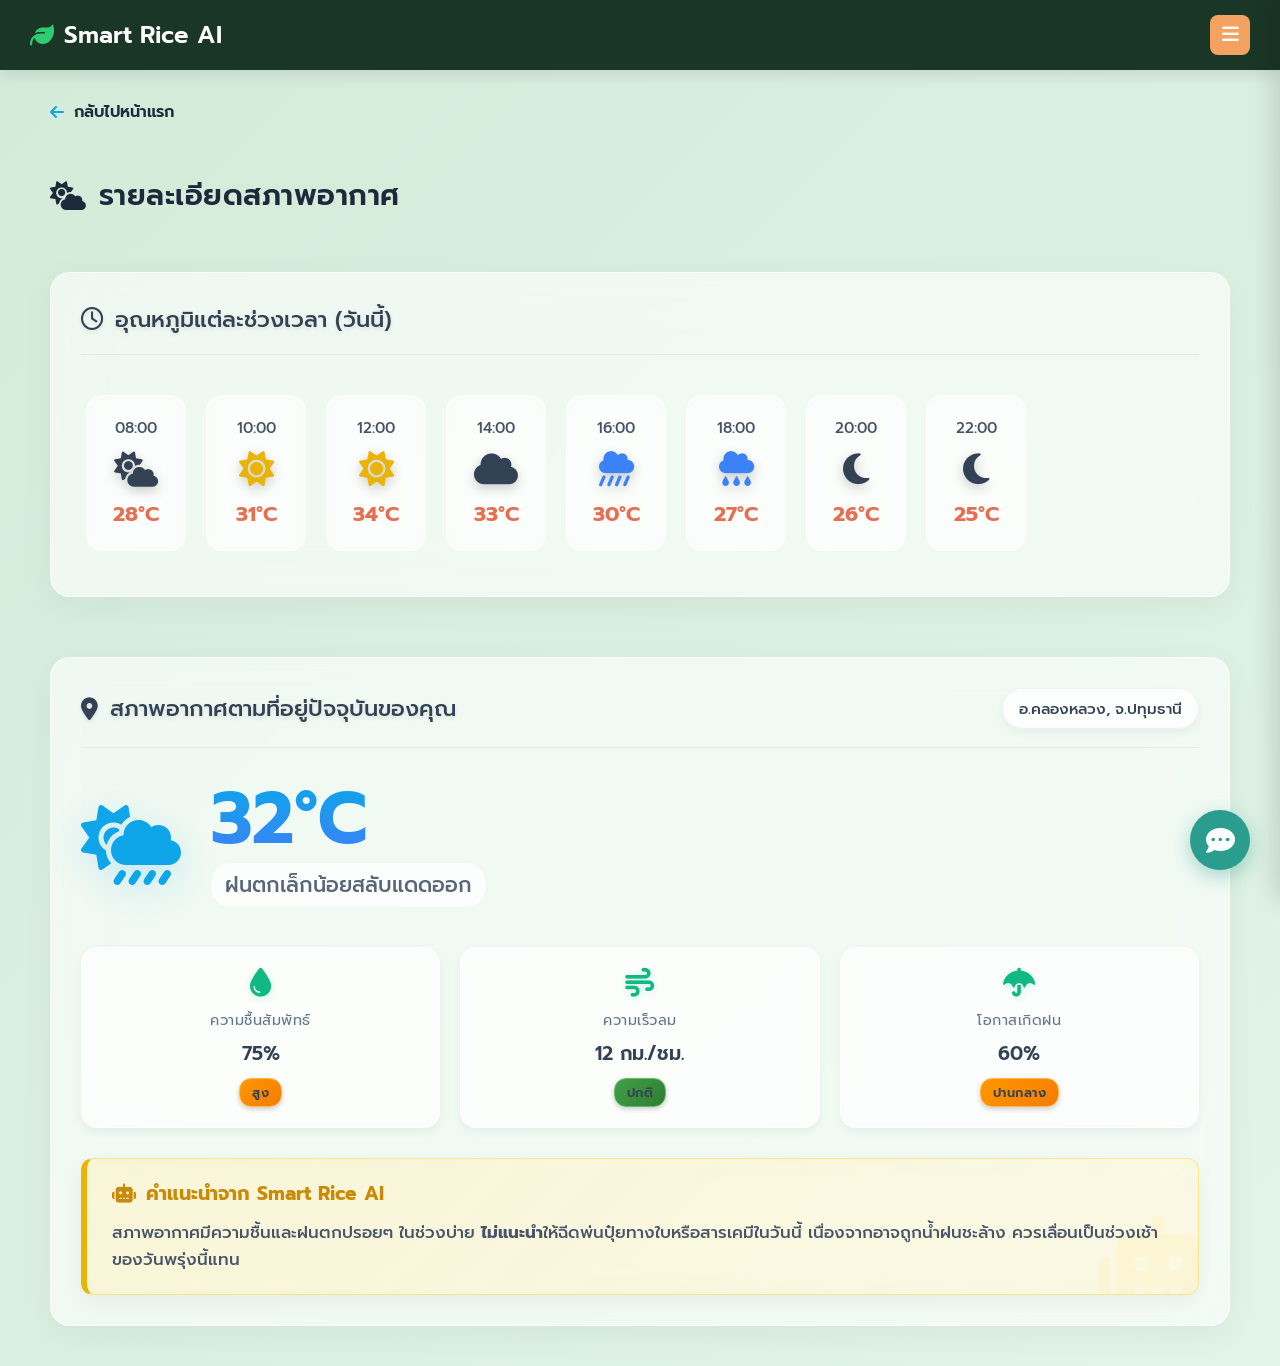
<file: pages/weather.html>
<!DOCTYPE html>
<html lang="th">

<head>
    <meta charset="UTF-8">
    <meta name="viewport" content="width=device-width, initial-scale=1.0">
    <title>สภาพอากาศ - Smart Rice AI</title>
    <link href="https://fonts.googleapis.com/css2?family=Prompt:wght@300;400;500;600;700&display=swap" rel="stylesheet">
    <link rel="stylesheet" href="https://cdnjs.cloudflare.com/ajax/libs/font-awesome/6.4.0/css/all.min.css">
    <link rel="stylesheet" href="../css/style.css">
    <link rel="stylesheet" href="../css/weather.css">
</head>

<body>
    <!-- Top Header (Black in sketch) -->
    <header class="top-header">
        <div class="header-logo">
            <i class="fa-solid fa-leaf"></i> <span>Smart Rice AI</span>
        </div>
        <!-- Additional Menu (Yellow in sketch) -->
        <button class="menu-btn" title="เมนูเพิ่มเติม">
            <i class="fa-solid fa-bars"></i>
        </button>
    </header>

    <!-- Sidebar Overlay & Menu -->
    <div class="sidebar-backdrop" id="sidebarBackdrop"></div>
    <aside class="sidebar" id="sidebar">
        <div class="sidebar-header">
            <h3><i class="fa-solid fa-bars"></i> เมนูเพิ่มเติม</h3>
            <button id="closeSidebar"><i class="fa-solid fa-xmark"></i></button>
        </div>
        <nav class="sidebar-nav">
            <a href="../user/user_account.html" class="nav-item"><i class="fa-solid fa-user"></i> บัญชี</a>
            <a href="index.html" class="nav-item"><i class="fa-solid fa-home"></i> หน้าแรก</a>
            <a href="../news/newspage.html" class="nav-item"><i class="fa-solid fa-newspaper"></i> ข่าวสาร</a>
            <a href="weather.html" class="nav-item"><i class="fa-solid fa-cloud-sun"></i> สภาพอากาศ</a>
            <a href="rice_price.html" class="nav-item"><i class="fa-solid fa-tags"></i> ราคาข้าวหอมมะลิ</a>
            <a href="../user/user_setting.html" class="nav-item"><i class="fa-solid fa-gear"></i> ตั้งค่า</a>
            <a href="../frontindex.html" class="nav-item"><i class="fa-solid fa-right-from-bracket"></i> ออกจากระบบ</a>
        </nav>
    </aside>

    <!-- สีเขียว (กรอบนอก) : Main Content -->
    <main class="dashboard-container weather-page-container">

        <a href="index.html" class="back-btn"><i class="fa-solid fa-arrow-left"></i> กลับไปหน้าแรก</a>

        <h2 class="section-title text-white"><i class="fa-solid fa-cloud-sun"></i> รายละเอียดสภาพอากาศ</h2>

        <!-- สีแดง (กรอบ 1) : อุณหภูมิแต่ละช่วงเวลา -->
        <section class="weather-card glass-panel hourly-weather">
            <div class="box-header">
                <h3><i class="fa-regular fa-clock"></i> อุณหภูมิแต่ละช่วงเวลา (วันนี้)</h3>
            </div>
            <div class="hourly-scroll">
                <div class="hourly-item">
                    <span class="time">08:00</span>
                    <i class="fa-solid fa-cloud-sun icon-weather"></i>
                    <span class="temp">28°C</span>
                </div>
                <div class="hourly-item">
                    <span class="time">10:00</span>
                    <i class="fa-solid fa-sun icon-weather highlight-sun"></i>
                    <span class="temp">31°C</span>
                </div>
                <div class="hourly-item">
                    <span class="time">12:00</span>
                    <i class="fa-solid fa-sun icon-weather highlight-sun"></i>
                    <span class="temp">34°C</span>
                </div>
                <div class="hourly-item">
                    <span class="time">14:00</span>
                    <i class="fa-solid fa-cloud icon-weather"></i>
                    <span class="temp">33°C</span>
                </div>
                <div class="hourly-item">
                    <span class="time">16:00</span>
                    <i class="fa-solid fa-cloud-showers-heavy icon-weather highlight-rain"></i>
                    <span class="temp">30°C</span>
                </div>
                <div class="hourly-item">
                    <span class="time">18:00</span>
                    <i class="fa-solid fa-cloud-rain icon-weather highlight-rain"></i>
                    <span class="temp">27°C</span>
                </div>
                <div class="hourly-item">
                    <span class="time">20:00</span>
                    <i class="fa-solid fa-moon icon-weather"></i>
                    <span class="temp">26°C</span>
                </div>
                <div class="hourly-item">
                    <span class="time">22:00</span>
                    <i class="fa-solid fa-moon icon-weather"></i>
                    <span class="temp">25°C</span>
                </div>
            </div>
        </section>

        <!-- สีแดง (กรอบ 2) : สภาพอากาศตามที่อยู่ปัจจุบันของคนที่ลงทะเบียนแล้ว -->
        <section class="weather-card glass-panel current-location-weather">
            <div class="box-header">
                <h3><i class="fa-solid fa-location-dot"></i> สภาพอากาศตามที่อยู่ปัจจุบันของคุณ</h3>
                <span class="location-badge">อ.คลองหลวง, จ.ปทุมธานี</span>
            </div>

            <div class="current-weather-content">
                <div class="main-temp-display">
                    <i class="fa-solid fa-cloud-sun-rain display-icon float-anim"></i>
                    <div class="temp-text">
                        <span class="large-temp">32°C</span>
                        <span class="desc">ฝนตกเล็กน้อยสลับแดดออก</span>
                    </div>
                </div>

                <div class="weather-metrics">
                    <div class="metric-card">
                        <i class="fa-solid fa-droplet"></i>
                        <span class="label">ความชื้นสัมพัทธ์</span>
                        <span class="value">75%</span>
                        <span class="status warning">สูง</span>
                    </div>
                    <div class="metric-card">
                        <i class="fa-solid fa-wind"></i>
                        <span class="label">ความเร็วลม</span>
                        <span class="value">12 กม./ชม.</span>
                        <span class="status good">ปกติ</span>
                    </div>
                    <div class="metric-card">
                        <i class="fa-solid fa-umbrella"></i>
                        <span class="label">โอกาสเกิดฝน</span>
                        <span class="value">60%</span>
                        <span class="status warning">ปานกลาง</span>
                    </div>
                </div>

                <div class="ai-insight">
                    <h4><i class="fa-solid fa-robot"></i> คำแนะนำจาก Smart Rice AI</h4>
                    <p>สภาพอากาศมีความชื้นและฝนตกปรอยๆ ในช่วงบ่าย
                        <strong>ไม่แนะนำ</strong>ให้ฉีดพ่นปุ๋ยทางใบหรือสารเคมีในวันนี้ เนื่องจากอาจถูกน้ำฝนชะล้าง
                        ควรเลื่อนเป็นช่วงเช้าของวันพรุ่งนี้แทน
                    </p>
                </div>
            </div>
        </section>

    </main>

    <!-- สีฟ้า : Chatbot แบบ index.html -->
    <div class="chatbot-fab" id="chatbotBtn">
        <i class="fa-solid fa-comment-dots"></i>
    </div>

    <!-- Chatbot Window -->
    <div class="chatbot-window glass-card" id="chatbotWindow">
        <div class="chat-header">
            <h3><i class="fa-solid fa-robot"></i> ผู้ช่วยฟาร์มอัจฉริยะ (AI)</h3>
            <button id="closeChat"><i class="fa-solid fa-xmark"></i></button>
        </div>
        <div class="chat-messages" id="chatMessages">
            <div class="message ai-message">
                สวัสดีครับ! 🌾 หากต้องการสอบถามว่าสภาพอากาศวันนี้เหมาะกับการทำกิจกรรมใดในแปลงนา พิมพ์ถามผมได้เลยครับ
            </div>
        </div>
        <div class="chat-input-area">
            <input type="text" id="chatInput" placeholder="พิมพ์คำถามของคุณที่นี่...">
            <button id="sendMessage"><i class="fa-solid fa-paper-plane"></i></button>
        </div>
    </div>

    <!-- Scripts -->
    <script src="../js/app.js"></script>
</body>

</html>
</file>
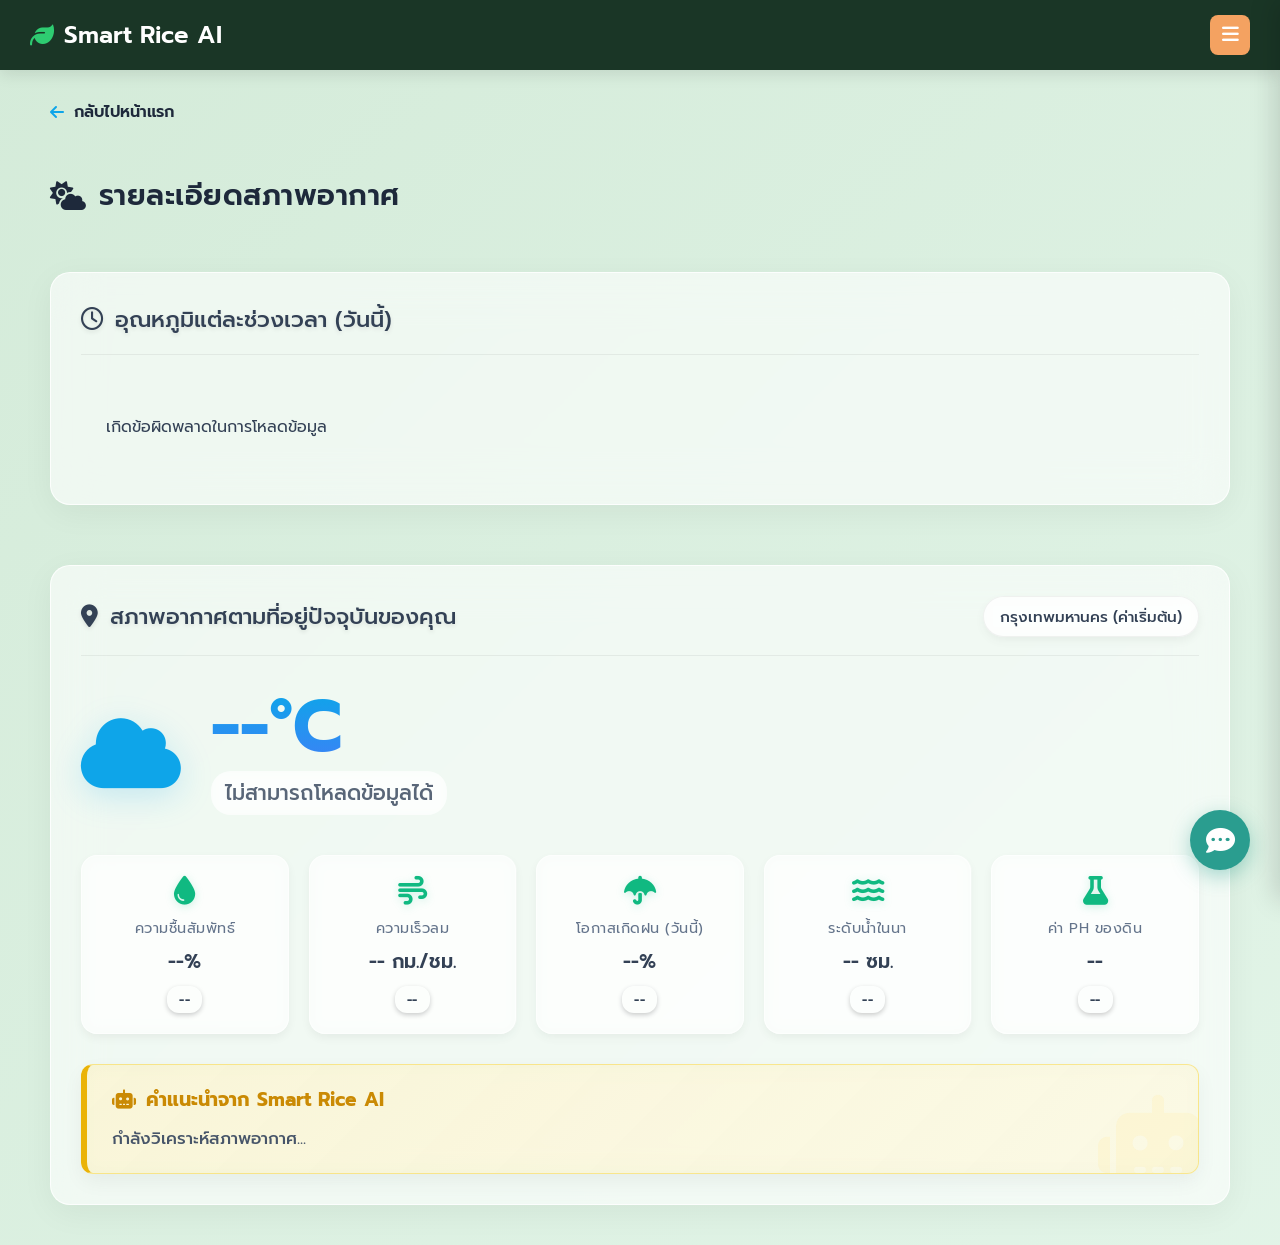
<file: frontend/index/weather.html>
<!DOCTYPE html>
<html lang="th">

<head>
    <meta charset="UTF-8">
    <meta name="viewport" content="width=device-width, initial-scale=1.0">
    <title>สภาพอากาศ - Smart Rice AI</title>
    <link rel="icon" href="../../img/favicon.png" type="image/x-icon">
    <link href="https://fonts.googleapis.com/css2?family=Prompt:wght@300;400;500;600;700&display=swap" rel="stylesheet">
    <link rel="stylesheet" href="https://cdnjs.cloudflare.com/ajax/libs/font-awesome/6.4.0/css/all.min.css">
    <link rel="stylesheet" href="../../css/style.css">
    <link rel="stylesheet" href="../../css/weather.css">
</head>

<body>
    <!-- Top Header (Black in sketch) -->
    <header class="top-header">
        <div class="header-logo">
            <i class="fa-solid fa-leaf"></i> <span>Smart Rice AI</span>
        </div>
        <!-- Additional Menu (Yellow in sketch) -->
        <button class="menu-btn" title="เมนูเพิ่มเติม">
            <i class="fa-solid fa-bars"></i>
        </button>
    </header>

    <!-- Sidebar Overlay & Menu -->
    <div class="sidebar-backdrop" id="sidebarBackdrop"></div>
    <aside class="sidebar" id="sidebar">
        <div class="sidebar-header">
            <h3><i class="fa-solid fa-bars"></i> เมนูเพิ่มเติม</h3>
            <button id="closeSidebar"><i class="fa-solid fa-xmark"></i></button>
        </div>
        <nav class="sidebar-nav">
            <a href="../../index.html" class="nav-item"><i class="fa-solid fa-home"></i> หน้าแรก</a>
            <a href="weather.html" class="nav-item"><i class="fa-solid fa-cloud-sun"></i> สภาพอากาศ</a>
            <a href="rice_price.html" class="nav-item"><i class="fa-solid fa-tags"></i> ราคาข้าวหอมมะลิ</a>
        </nav>
    </aside>

    <!-- สีเขียว (กรอบนอก) : Main Content -->
    <main class="dashboard-container weather-page-container">

        <a href="../../index.html" class="back-btn"><i class="fa-solid fa-arrow-left"></i> กลับไปหน้าแรก</a>

        <h2 class="section-title text-white"><i class="fa-solid fa-cloud-sun"></i> รายละเอียดสภาพอากาศ</h2>

        <!-- สีแดง (กรอบ 1) : อุณหภูมิแต่ละช่วงเวลา -->
        <section class="weather-card glass-panel hourly-weather">
            <div class="box-header">
                <h3><i class="fa-regular fa-clock"></i> อุณหภูมิแต่ละช่วงเวลา (วันนี้)</h3>
            </div>
            <div class="hourly-scroll" id="hourlyWeatherContainer">
                <div style="padding: 20px; text-align: center; width: 100%; color: var(--text-muted);">
                    <i class="fa-solid fa-spinner fa-spin"></i> กำลังโหลดข้อมูล...
                </div>
            </div>
        </section>

        <!-- สีแดง (กรอบ 2) : สภาพอากาศตามที่อยู่ปัจจุบันของคนที่ลงทะเบียนแล้ว -->
        <section class="weather-card glass-panel current-location-weather">
            <div class="box-header">
                <h3><i class="fa-solid fa-location-dot"></i> สภาพอากาศตามที่อยู่ปัจจุบันของคุณ</h3>
                <span class="location-badge" id="locationBadge">กำลังค้นหาตำแหน่ง...</span>
            </div>

            <div class="current-weather-content">
                <div class="main-temp-display">
                    <i id="currentIcon" class="fa-solid fa-cloud display-icon float-anim"></i>
                    <div class="temp-text">
                        <span class="large-temp" id="currentTemp">--°C</span>
                        <span class="desc" id="currentDesc">กำลังโหลด...</span>
                    </div>
                </div>

                <div class="weather-metrics">
                    <div class="metric-card">
                        <i class="fa-solid fa-droplet"></i>
                        <span class="label">ความชื้นสัมพัทธ์</span>
                        <span class="value" id="currentHumidity">--%</span>
                        <span class="status" id="humidityStatus">--</span>
                    </div>
                    <div class="metric-card">
                        <i class="fa-solid fa-wind"></i>
                        <span class="label">ความเร็วลม</span>
                        <span class="value" id="currentWind">-- กม./ชม.</span>
                        <span class="status" id="windStatus">--</span>
                    </div>
                    <div class="metric-card">
                        <i class="fa-solid fa-umbrella"></i>
                        <span class="label">โอกาสเกิดฝน (วันนี้)</span>
                        <span class="value" id="currentRainProb">--%</span>
                        <span class="status" id="rainStatus">--</span>
                    </div>
                    <div class="metric-card">
                        <i class="fa-solid fa-water"></i>
                        <span class="label">ระดับน้ำในนา</span>
                        <span class="value" id="currentWaterLevel">-- ซม.</span>
                        <span class="status" id="waterStatus">--</span>
                    </div>
                    <div class="metric-card">
                        <i class="fa-solid fa-flask"></i>
                        <span class="label">ค่า pH ของดิน</span>
                        <span class="value" id="currentSoilPH">--</span>
                        <span class="status" id="phStatus">--</span>
                    </div>
                </div>

                <div class="ai-insight">
                    <h4><i class="fa-solid fa-robot"></i> คำแนะนำจาก Smart Rice AI</h4>
                    <p id="aiInsightText">กำลังวิเคราะห์สภาพอากาศ...</p>
                </div>
            </div>
        </section>

    </main>

    <!-- สีฟ้า : Chatbot แบบ index.html -->
    <div class="chatbot-fab" id="chatbotBtn">
        <i class="fa-solid fa-comment-dots"></i>
    </div>

    <!-- Chatbot Window -->
    <div class="chatbot-window glass-card" id="chatbotWindow">
        <div class="chat-header">
            <h3><i class="fa-solid fa-robot"></i> ผู้ช่วยฟาร์มอัจฉริยะ (AI)</h3>
            <button id="closeChat"><i class="fa-solid fa-xmark"></i></button>
        </div>
        <div class="chat-messages" id="chatMessages">
            <div class="message ai-message">
                สวัสดีครับ! 🌾 หากต้องการสอบถามว่าสภาพอากาศวันนี้เหมาะกับการทำกิจกรรมใดในแปลงนา พิมพ์ถามผมได้เลยครับ
            </div>
        </div>
        <div class="chat-input-area">
            <input type="text" id="chatInput" placeholder="พิมพ์คำถามของคุณที่นี่...">
            <button id="sendMessage"><i class="fa-solid fa-paper-plane"></i></button>
        </div>
    </div>

    <!-- Scripts -->
    <script src="../../js/app.js"></script>
    <script>
        const weatherIcons = {
            0: { icon: 'fa-sun highlight-sun', desc: 'ท้องฟ้าแจ่มใส' },
            1: { icon: 'fa-sun highlight-sun', desc: 'มีเมฆบางส่วน' },
            2: { icon: 'fa-cloud-sun', desc: 'มีเมฆเป็นส่วนมาก' },
            3: { icon: 'fa-cloud', desc: 'มีเมฆมาก' },
            45: { icon: 'fa-smog', desc: 'มีหมอก' },
            48: { icon: 'fa-smog', desc: 'มีหมอกจัด' },
            51: { icon: 'fa-cloud-rain highlight-rain', desc: 'ฝนปรอยๆ เบาบาง' },
            53: { icon: 'fa-cloud-rain highlight-rain', desc: 'ฝนปรอยๆ ปานกลาง' },
            55: { icon: 'fa-cloud-showers-heavy highlight-rain', desc: 'ฝนปรอยๆ หนัก' },
            61: { icon: 'fa-cloud-rain highlight-rain', desc: 'ฝนตกเล็กน้อย' },
            63: { icon: 'fa-cloud-rain highlight-rain', desc: 'ฝนตกปานกลาง' },
            65: { icon: 'fa-cloud-showers-heavy highlight-rain', desc: 'ฝนตกหนัก' },
            80: { icon: 'fa-cloud-rain highlight-rain', desc: 'ฝนตกเป็นหย่อมๆ' },
            81: { icon: 'fa-cloud-showers-heavy highlight-rain', desc: 'ฝนตกหนักเป็นหย่อมๆ' },
            82: { icon: 'fa-cloud-showers-heavy highlight-rain', desc: 'ฝนตกหนักมาก' },
            95: { icon: 'fa-cloud-bolt highlight-rain', desc: 'พายุฝนฟ้าคะนอง' },
            96: { icon: 'fa-cloud-bolt highlight-rain', desc: 'พายุลูกเห็บตก' },
            99: { icon: 'fa-cloud-bolt highlight-rain', desc: 'พายุลูกเห็บตกหนัก' }
        };

        function getWeatherDetails(code) {
            return weatherIcons[code] || { icon: 'fa-cloud', desc: 'สภาพอากาศแปรปรวน (' + code + ')' };
        }

        document.addEventListener('DOMContentLoaded', () => {
            // Geolocation fetch
            if (navigator.geolocation) {
                navigator.geolocation.getCurrentPosition(
                    (position) => {
                        fetchWeather(position.coords.latitude, position.coords.longitude);
                        fetchLocationName(position.coords.latitude, position.coords.longitude);
                    },
                    (error) => {
                        console.warn("Geolocation denied or error, defaulting to Bangkok");
                        fetchWeather(13.754, 100.5014); // Default BKK
                        document.getElementById('locationBadge').textContent = 'กรุงเทพมหานคร (ค่าเริ่มต้น)';
                    }
                );
            } else {
                fetchWeather(13.754, 100.5014);
                document.getElementById('locationBadge').textContent = 'กรุงเทพมหานคร (ค่าเริ่มต้น)';
            }
        });

        async function fetchLocationName(lat, lon) {
            try {
                const res = await fetch(`https://nominatim.openstreetmap.org/reverse?format=json&lat=${lat}&lon=${lon}&zoom=10&accept-language=th`);
                const data = await res.json();
                let name = data.address?.city || data.address?.province || data.address?.state || 'พิกัดปัจจุบัน';
                if (name.includes('จังหวัด')) name = name.replace('จังหวัด', 'จ.');
                // Add district if available
                let district = data.address?.county || '';
                if (district.includes('อำเภอ')) district = district.replace('อำเภอ', 'อ.');
                if (district) name = district + ', ' + name;

                document.getElementById('locationBadge').textContent = name;
            } catch (e) {
                document.getElementById('locationBadge').textContent = 'พิกัดปัจจุบัน';
            }
        }

        async function fetchWeather(lat, lon) {
            try {
                const url = `https://api.open-meteo.com/v1/forecast?latitude=${lat}&longitude=${lon}&current=temperature_2m,relative_humidity_2m,weather_code,wind_speed_10m&hourly=temperature_2m,precipitation_probability,weather_code&minutely_15=temperature_2m,weather_code&timezone=auto&forecast_days=1`;

                const response = await fetch(url);
                const data = await response.json();

                const current = data.current;
                const currentDetails = getWeatherDetails(current.weather_code);

                // --- UPDATE CURRENT ---
                document.getElementById('currentTemp').textContent = Math.round(current.temperature_2m) + '°C';
                document.getElementById('currentDesc').textContent = currentDetails.desc;
                document.getElementById('currentIcon').className = `fa-solid ${currentDetails.icon} display-icon float-anim`;

                // Humidity
                document.getElementById('currentHumidity').textContent = current.relative_humidity_2m + '%';
                const humStatusObj = document.getElementById('humidityStatus');
                if (current.relative_humidity_2m > 70) {
                    humStatusObj.textContent = 'สูง';
                    humStatusObj.className = 'status warning';
                } else if (current.relative_humidity_2m < 30) {
                    humStatusObj.textContent = 'ต่ำ';
                    humStatusObj.className = 'status warning';
                } else {
                    humStatusObj.textContent = 'ปกติ';
                    humStatusObj.className = 'status good';
                }

                // Wind
                document.getElementById('currentWind').textContent = Math.round(current.wind_speed_10m) + ' กม./ชม.';
                const windStatusObj = document.getElementById('windStatus');
                if (current.wind_speed_10m > 20) {
                    windStatusObj.textContent = 'แรง';
                    windStatusObj.className = 'status warning';
                } else {
                    windStatusObj.textContent = 'ปกติ';
                    windStatusObj.className = 'status good';
                }

                // Rain Probability
                const hourly = data.hourly;
                const now = new Date();
                const currentHour = now.getHours();

                const maxRainProb = Math.max(...hourly.precipitation_probability);
                document.getElementById('currentRainProb').textContent = maxRainProb + '%';
                const rainStatusObj = document.getElementById('rainStatus');
                if (maxRainProb > 50) {
                    rainStatusObj.textContent = 'สูง';
                    rainStatusObj.className = 'status warning';
                } else if (maxRainProb > 20) {
                    rainStatusObj.textContent = 'ปานกลาง';
                    rainStatusObj.className = 'status warning';
                } else {
                    rainStatusObj.textContent = 'ต่ำ';
                    rainStatusObj.className = 'status good';
                }

                // Simulate Water Level
                const simWaterLevel = Math.floor(Math.random() * 5) + 8; // 8-12 cm
                document.getElementById('currentWaterLevel').textContent = simWaterLevel + ' ซม.';
                const waterStatusObj = document.getElementById('waterStatus');
                if (simWaterLevel > 15) {
                    waterStatusObj.textContent = 'สูงเกินไป';
                    waterStatusObj.className = 'status warning';
                } else if (simWaterLevel < 5) {
                    waterStatusObj.textContent = 'ต่ำเกินไป';
                    waterStatusObj.className = 'status warning';
                } else {
                    waterStatusObj.textContent = 'เหมาะสม';
                    waterStatusObj.className = 'status good';
                }

                // Simulate Soil pH
                const simSoilPH = (Math.random() * 1.0 + 5.5).toFixed(1); // 5.5-6.5
                document.getElementById('currentSoilPH').textContent = simSoilPH;
                const phStatusObj = document.getElementById('phStatus');
                if (simSoilPH < 5.0 || simSoilPH > 7.0) {
                    phStatusObj.textContent = 'ต้องปรับปรุง';
                    phStatusObj.className = 'status warning';
                } else {
                    phStatusObj.textContent = 'เหมาะสม';
                    phStatusObj.className = 'status good';
                }

                // AI Insight Rules
                let insight = '';
                if (maxRainProb >= 50) {
                    insight = 'คาดว่าจะมีพายุ/ฝนตก <strong>ไม่แนะนำ</strong>ให้ฉีดพ่นปุ๋ยทางใบหรือสารเคมีในวันนี้ เนื่องจากอาจถูกน้ำฝนชะล้าง ควรเลื่อนเวลาออกไปจนกว่าอากาศจะปลอดโปร่ง';
                } else if (current.temperature_2m > 36) {
                    insight = 'อากาศร้อนจัดและแดดแรง <strong>ควรเฝ้าระวัง</strong>ระดับน้ำในนาข้าวไม่ให้แห้งขอด และหลีกเลี่ยงการทำงานกลางแจ้งในช่วงบ่าย';
                } else if (current.relative_humidity_2m > 80 && current.temperature_2m > 30) {
                    insight = 'อากาศร้อนชื้น <strong>มีความเสี่ยงระบาดของเชื้อรา</strong> ในแปลงนา แนะนำให้หมั่นสำรวจแปลงข้าวอย่างใกล้ชิด';
                } else {
                    insight = 'สภาพอากาศวันนี้ค่อนข้างแจ่มใส <strong>เหมาะสม</strong>สำหรับการลงพื้นที่ดูแลแปลงนา ฉีดพ่นฮอร์โมน หรือปุ๋ยบำรุงข้าวต่างๆ';
                }
                document.getElementById('aiInsightText').innerHTML = insight;

                // --- UPDATE HOURLY ---
                const minutely = data.minutely_15;
                const hourlyContainer = document.getElementById('hourlyWeatherContainer');
                hourlyContainer.innerHTML = '';

                let count = 0;
                const nowTime = new Date();
                const startMins = nowTime.getMinutes() >= 30 ? 30 : 0;
                const startTime = new Date(nowTime.getFullYear(), nowTime.getMonth(), nowTime.getDate(), nowTime.getHours(), startMins, 0).getTime();

                if (minutely && minutely.time) {
                    for (let i = 0; i < minutely.time.length; i++) {
                        const timeDate = new Date(minutely.time[i]);
                        const minutes = timeDate.getMinutes();

                        // Only show current and future 30-min intervals, maximum 12 items
                        if ((minutes === 0 || minutes === 30) && timeDate.getTime() >= startTime && count < 12) {
                            const hourDetails = getWeatherDetails(minutely.weather_code[i]);
                            const timeString = timeDate.getHours().toString().padStart(2, '0') + ':' + minutes.toString().padStart(2, '0');

                            hourlyContainer.innerHTML += `
                                <div class="hourly-item">
                                    <span class="time">${timeString}</span>
                                    <i class="fa-solid ${hourDetails.icon} icon-weather"></i>
                                    <span class="temp">${Math.round(minutely.temperature_2m[i])}°C</span>
                                </div>
                            `;
                            count++;
                        }
                    }
                }

                // Fill if less than 12 items (because it's near end of day)
                if (count < 12) {
                    for (let i = 0; i < (12 - count); i++) {
                        hourlyContainer.innerHTML += `
                            <div class="hourly-item" style="opacity: 0.5;">
                                <span class="time">--:--</span>
                                <i class="fa-solid fa-moon icon-weather"></i>
                                <span class="temp">--°C</span>
                            </div>
                        `;
                    }
                }

            } catch (e) {
                console.error("Error fetching weather", e);
                document.getElementById('currentDesc').textContent = 'ไม่สามารถโหลดข้อมูลได้';
                document.getElementById('hourlyWeatherContainer').innerHTML = '<div style="padding:20px; text-align:center;">เกิดข้อผิดพลาดในการโหลดข้อมูล</div>';
            }
        }
    </script>
</body>

</html>
</file>
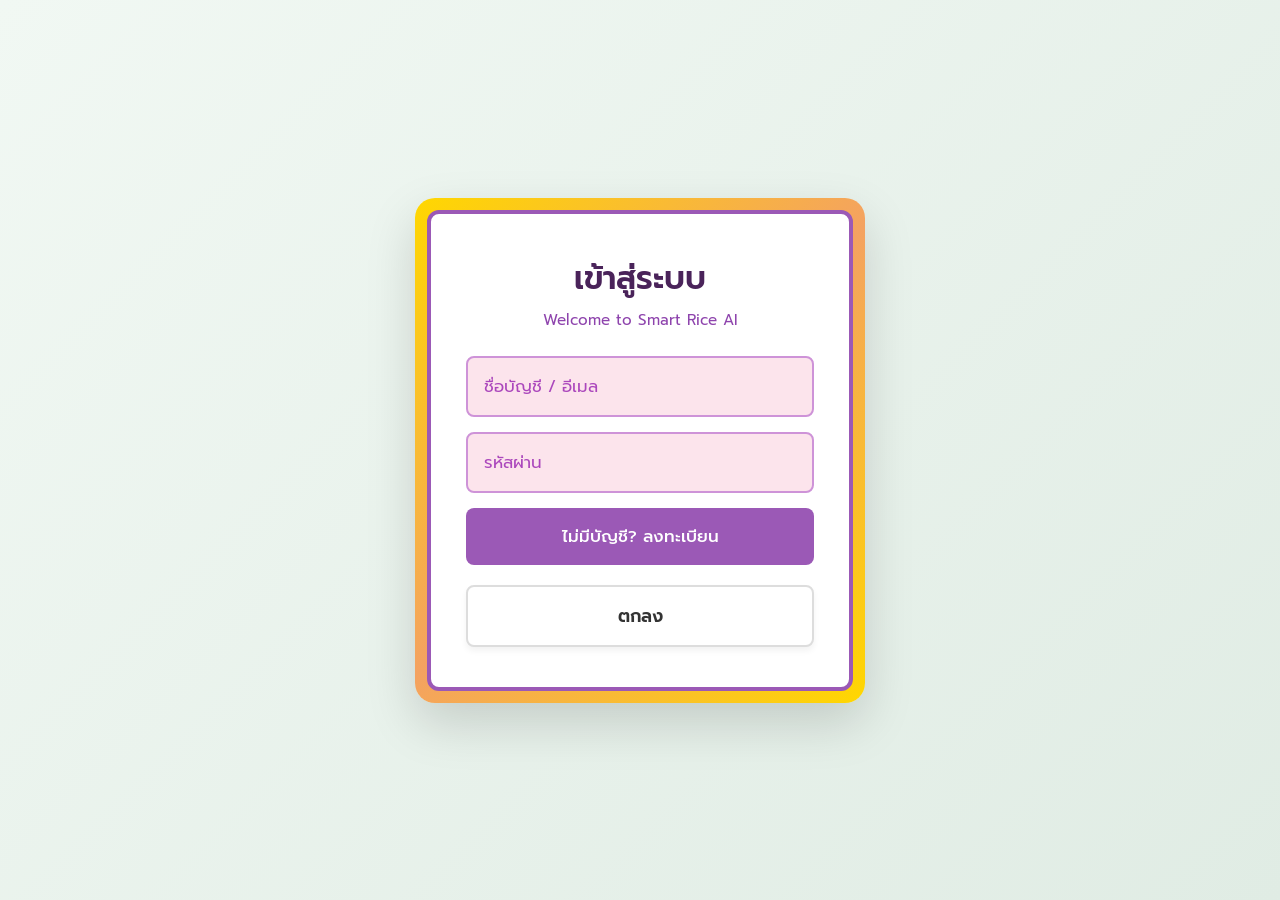
<file: frontend/login/login.html>
<!DOCTYPE html>
<html lang="th">

<head>
    <meta charset="UTF-8">
    <meta name="viewport" content="width=device-width, initial-scale=1.0">
    <title>เข้าสู่ระบบ - Smart Rice AI</title>
    <link href="https://fonts.googleapis.com/css2?family=Prompt:wght@300;400;500;600;700&display=swap" rel="stylesheet">
    <link rel="stylesheet" href="https://cdnjs.cloudflare.com/ajax/libs/font-awesome/6.4.0/css/all.min.css">
    <link rel="stylesheet" href="../../css/style.css">
    <link rel="stylesheet" href="../../css/login.css">
</head>

<body class="login-body">
    <div class="login-wrapper">
        <div class="login-inner-box">
            <div class="login-header">
                <h2>เข้าสู่ระบบ</h2>
                <p>Welcome to Smart Rice AI</p>
            </div>
            <form action="../../index.html" method="GET" class="login-form">
                <!-- สีม่วง : ชื่อบัญชี/อีเมล -->
                <input type="text" class="purple-block" placeholder="ชื่อบัญชี / อีเมล" required>

                <!-- สีม่วง : รหัสผ่าน -->
                <input type="password" class="purple-block" placeholder="รหัสผ่าน" required>

                <!-- สีม่วง : ถ้าไม่มีบัญชี ให้ลงทะเบียน -->
                <a href="register.html" class="purple-block">ไม่มีบัญชี? ลงทะเบียน</a>

                <!-- สีขาว : ตกลง -->
                <button type="submit" class="white-block">ตกลง</button>
            </form>
        </div>
    </div>
</body>

</html>
</file>
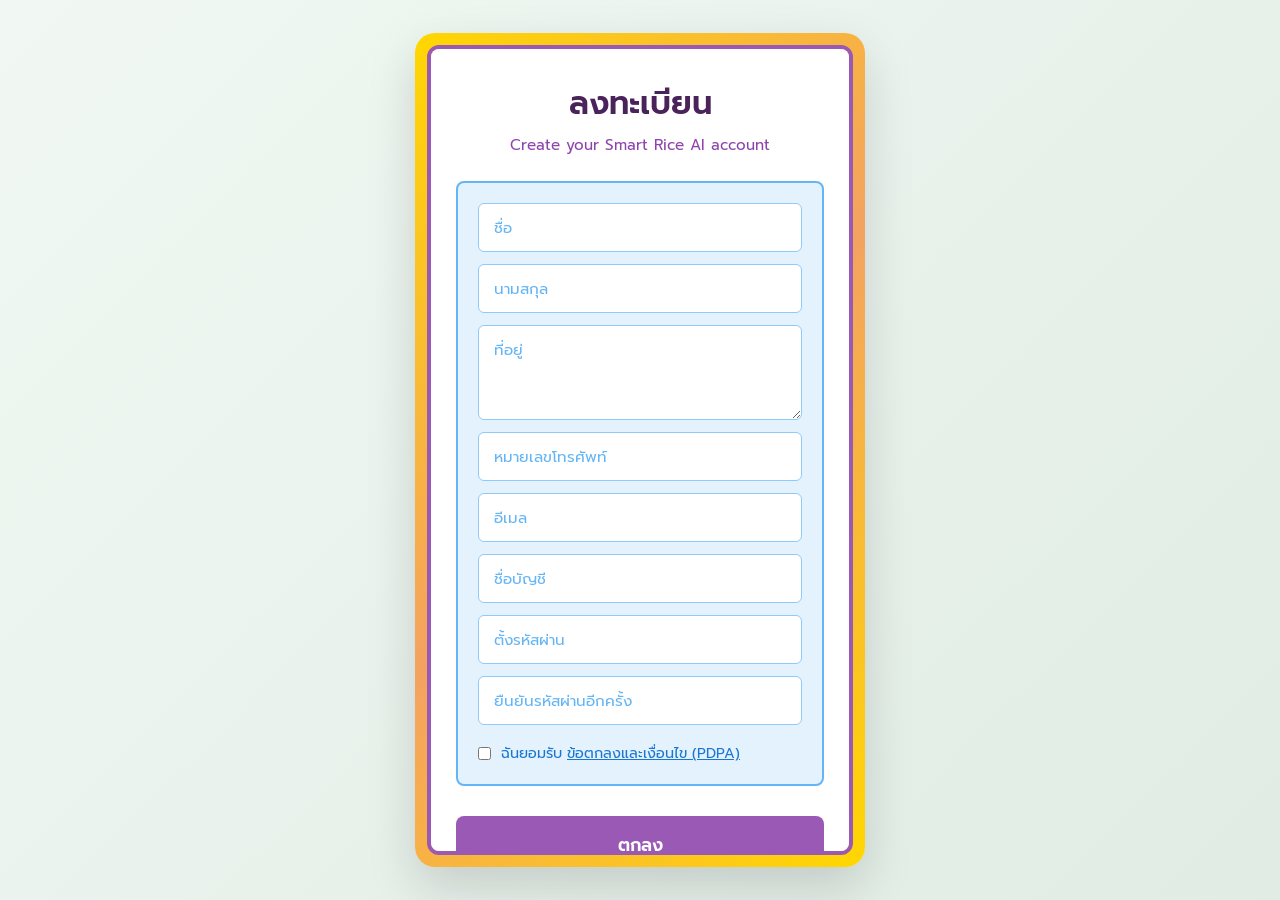
<file: frontend/login/register.html>
<!DOCTYPE html>
<html lang="th">

<head>
    <meta charset="UTF-8">
    <meta name="viewport" content="width=device-width, initial-scale=1.0">
    <title>ลงทะเบียน - Smart Rice AI</title>
    <link href="https://fonts.googleapis.com/css2?family=Prompt:wght@300;400;500;600;700&display=swap" rel="stylesheet">
    <link rel="stylesheet" href="https://cdnjs.cloudflare.com/ajax/libs/font-awesome/6.4.0/css/all.min.css">
    <link rel="stylesheet" href="../../css/style.css">
    <link rel="stylesheet" href="../../css/login.css">
</head>

<body class="login-body">
    <div class="login-wrapper">
        <div class="login-inner-box register-box">
            <div class="login-header">
                <h2>ลงทะเบียน</h2>
                <p>Create your Smart Rice AI account</p>
            </div>
            <form action="login.html" method="GET" class="login-form">

                <!-- สีฟ้า : กรอกรายละเอียด -->
                <div class="blue-section">
                    <input type="text" class="blue-input" placeholder="ชื่อ" required>
                    <input type="text" class="blue-input" placeholder="นามสกุล" required>
                    <textarea class="blue-input" placeholder="ที่อยู่" rows="3" required></textarea>
                    <input type="tel" class="blue-input" placeholder="หมายเลขโทรศัพท์" required>
                    <input type="email" class="blue-input" placeholder="อีเมล" required>

                    <input type="text" class="blue-input" placeholder="ชื่อบัญชี" required>
                    <input type="password" class="blue-input" id="reg-password" placeholder="ตั้งรหัสผ่าน" required>
                    <input type="password" class="blue-input" id="reg-confirm-password"
                        placeholder="ยืนยันรหัสผ่านอีกครั้ง" required>

                    <div class="pdpa-checkbox">
                        <input type="checkbox" id="pdpa" required>
                        <label for="pdpa">ฉันยอมรับ <a href="#">ข้อตกลงและเงื่อนไข (PDPA)</a></label>
                    </div>
                </div>

                <!-- สีม่วง : ตกลง -->
                <button type="submit" class="purple-btn" id="register-btn">ตกลง</button>

                <div class="back-to-login">
                    <a href="login.html">มีบัญชีอยู่แล้ว? กลับไปหน้าเข้าสู่ระบบ</a>
                </div>
            </form>
        </div>
    </div>

    <!-- Script to validate password matching -->
    <script>
        const form = document.querySelector('.login-form');
        const password = document.getElementById('reg-password');
        const confirmPassword = document.getElementById('reg-confirm-password');

        form.addEventListener('submit', function (event) {
            if (password.value !== confirmPassword.value) {
                event.preventDefault(); // Prevent submisison
                alert('รหัสผ่านและการยืนยันรหัสผ่านไม่ตรงกัน โปรดตรวจสอบอีกครั้ง');
            }
            // HTML5 'required' attribute on the checkbox handles the PDPA validation automatically
        });
    </script>
</body>

</html>
</file>
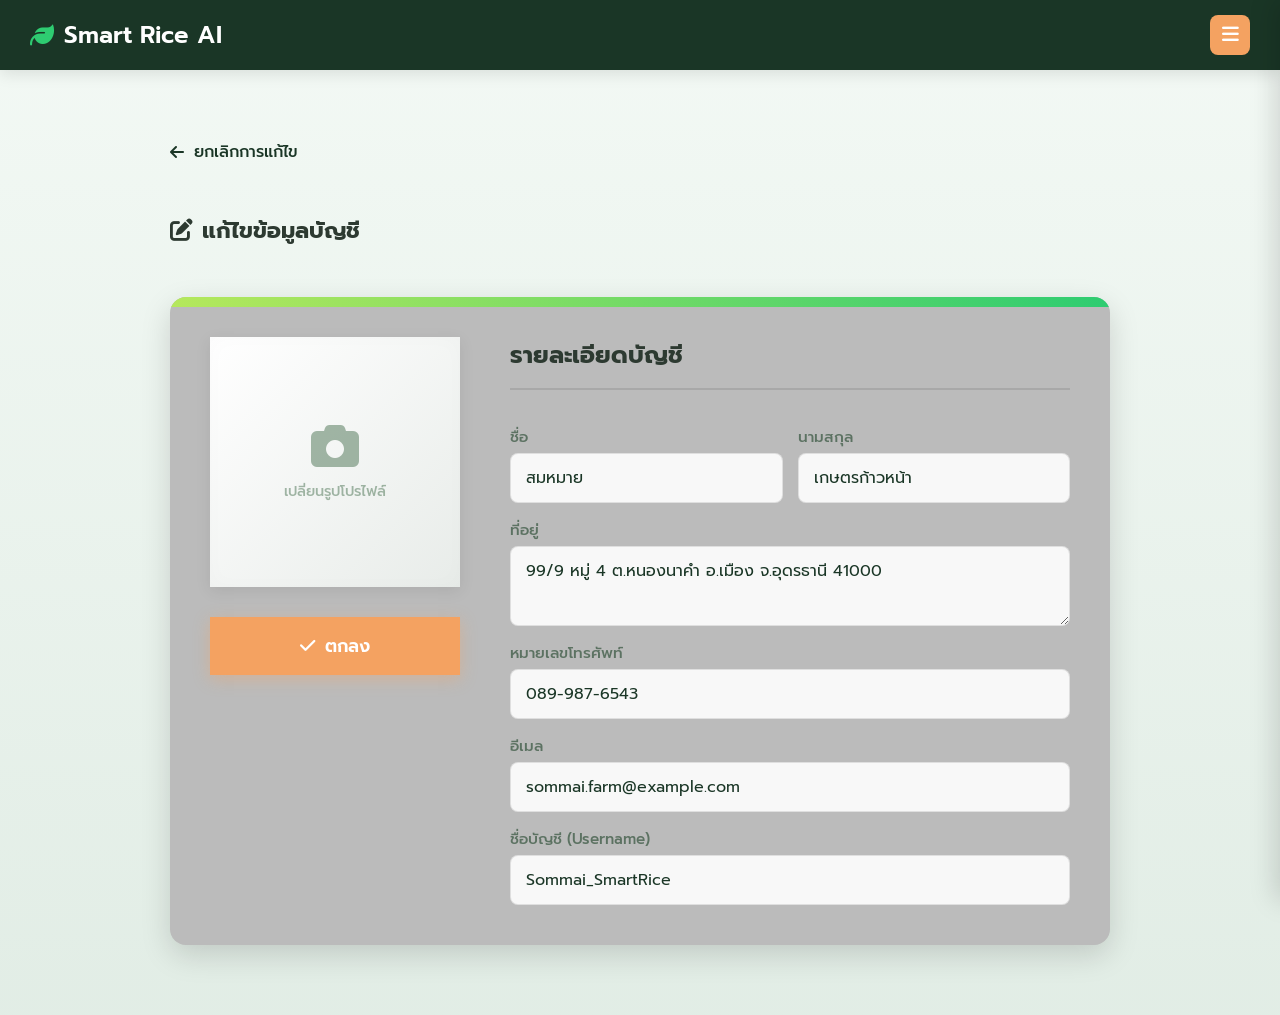
<file: frontend/user/edit_account.html>
<!DOCTYPE html>
<html lang="th">

<head>
    <meta charset="UTF-8">
    <meta name="viewport" content="width=device-width, initial-scale=1.0">
    <title>แก้ไขบัญชี - Smart Rice AI</title>
    <link href="https://fonts.googleapis.com/css2?family=Prompt:wght@300;400;500;600;700&display=swap" rel="stylesheet">
    <link rel="stylesheet" href="https://cdnjs.cloudflare.com/ajax/libs/font-awesome/6.4.0/css/all.min.css">
    <link rel="stylesheet" href="../../css/style.css">
    <link rel="stylesheet" href="../../css/user_account.css">
</head>

<body class="account-page">
    <!-- Top Header (Black in sketch) -->
    <header class="top-header">
        <div class="header-logo">
            <i class="fa-solid fa-leaf"></i> <span>Smart Rice AI</span>
        </div>
        <!-- Menu Button (Yellow in sketch) -->
        <button class="menu-btn" title="เมนูเพิ่มเติม">
            <i class="fa-solid fa-bars"></i>
        </button>
    </header>

    <!-- Sidebar Overlay & Menu -->
    <div class="sidebar-backdrop" id="sidebarBackdrop"></div>
    <aside class="sidebar" id="sidebar">
        <div class="sidebar-header">
            <h3><i class="fa-solid fa-bars"></i> เมนูเพิ่มเติม</h3>
            <button id="closeSidebar"><i class="fa-solid fa-xmark"></i></button>
        </div>
        <nav class="sidebar-nav">
            <a href="user_account.html" class="nav-item"><i class="fa-solid fa-user"></i> บัญชี</a>
            <a href="../../index.html" class="nav-item"><i class="fa-solid fa-home"></i> หน้าแรก</a>
            <a href="../news/newspage.html" class="nav-item"><i class="fa-solid fa-newspaper"></i> ข่าวสาร</a>
            <a href="../index/weather.html" class="nav-item"><i class="fa-solid fa-cloud-sun"></i> สภาพอากาศ</a>
            <a href="../index/rice_price.html" class="nav-item"><i class="fa-solid fa-tags"></i> ราคาข้าวหอมมะลิ</a>
            <a href="user_setting.html" class="nav-item"><i class="fa-solid fa-gear"></i> ตั้งค่า</a>
            <a href="../frontindex.html" class="nav-item"><i class="fa-solid fa-right-from-bracket"></i> ออกจากระบบ</a>
        </nav>
    </aside>

    <main class="account-container">

        <a href="user_account.html" class="back-btn" style="color: #1A3626;">
            <i class="fa-solid fa-arrow-left"></i> ยกเลิกการแก้ไข
        </a>

        <h2 class="section-title"><i class="fa-solid fa-pen-to-square"></i> แก้ไขข้อมูลบัญชี</h2>

        <!-- Gray Box Area -->
        <form id="editAccountForm" action="user_account.html" method="GET" class="account-gray-box"
            onsubmit="saveAccountData()">

            <!-- Left Panel -->
            <div class="account-left-panel">
                <!-- Green Box: Image Upload Area (from sketch) -->
                <label for="profile-upload" class="image-upload-box">
                    <i class="fa-solid fa-camera"></i>
                    <span>เปลี่ยนรูปโปรไฟล์</span>
                </label>
                <input type="file" id="profile-upload" accept="image/*" style="display: none;">

                <!-- Pink Box: Submit Button (from sketch) -->
                <button type="submit" class="btn-pink-submit">
                    <i class="fa-solid fa-check"></i> ตกลง
                </button>
            </div>

            <!-- Right Panel (User Details Form) -->
            <div class="account-right-panel">
                <h3>รายละเอียดบัญชี</h3>

                <div class="account-edit-form">
                    <div style="display: flex; gap: 15px;">
                        <div class="edit-input-group" style="flex: 1;">
                            <label>ชื่อ</label>
                            <input type="text" id="edit-fname" class="edit-input" value="สมหมาย" required>
                        </div>
                        <div class="edit-input-group" style="flex: 1;">
                            <label>นามสกุล</label>
                            <input type="text" id="edit-lname" class="edit-input" value="เกษตรก้าวหน้า" required>
                        </div>
                    </div>

                    <div class="edit-input-group">
                        <label>ที่อยู่</label>
                        <textarea id="edit-address" class="edit-input"
                            required>99/9 หมู่ 4 ต.หนองนาคำ อ.เมือง จ.อุดรธานี 41000</textarea>
                    </div>

                    <div class="edit-input-group">
                        <label>หมายเลขโทรศัพท์</label>
                        <input type="tel" id="edit-phone" class="edit-input" value="089-987-6543" required>
                    </div>

                    <div class="edit-input-group">
                        <label>อีเมล</label>
                        <input type="email" id="edit-email" class="edit-input" value="sommai.farm@example.com" required>
                    </div>

                    <div class="edit-input-group">
                        <label>ชื่อบัญชี (Username)</label>
                        <input type="text" id="edit-username" class="edit-input" value="Sommai_SmartRice" required>
                    </div>

                </div>
            </div>
        </form>

    </main>

    <!-- Scripts -->
    <script src="../../js/app.js"></script>
    <script>
        document.addEventListener("DOMContentLoaded", function () {
            if (localStorage.getItem('accountFname')) {
                document.getElementById('edit-fname').value = localStorage.getItem('accountFname');
            }
            if (localStorage.getItem('accountLname')) {
                document.getElementById('edit-lname').value = localStorage.getItem('accountLname');
            }
            if (localStorage.getItem('accountAddress')) {
                document.getElementById('edit-address').value = localStorage.getItem('accountAddress');
            }
            if (localStorage.getItem('accountPhone')) {
                document.getElementById('edit-phone').value = localStorage.getItem('accountPhone');
            }
            if (localStorage.getItem('accountEmail')) {
                document.getElementById('edit-email').value = localStorage.getItem('accountEmail');
            }
            if (localStorage.getItem('accountUsername')) {
                document.getElementById('edit-username').value = localStorage.getItem('accountUsername');
            }
        });

        function saveAccountData() {
            localStorage.setItem('accountFname', document.getElementById('edit-fname').value);
            localStorage.setItem('accountLname', document.getElementById('edit-lname').value);
            localStorage.setItem('accountAddress', document.getElementById('edit-address').value);
            localStorage.setItem('accountPhone', document.getElementById('edit-phone').value);
            localStorage.setItem('accountEmail', document.getElementById('edit-email').value);
            localStorage.setItem('accountUsername', document.getElementById('edit-username').value);
        }
    </script>
</body>

</html>
</file>
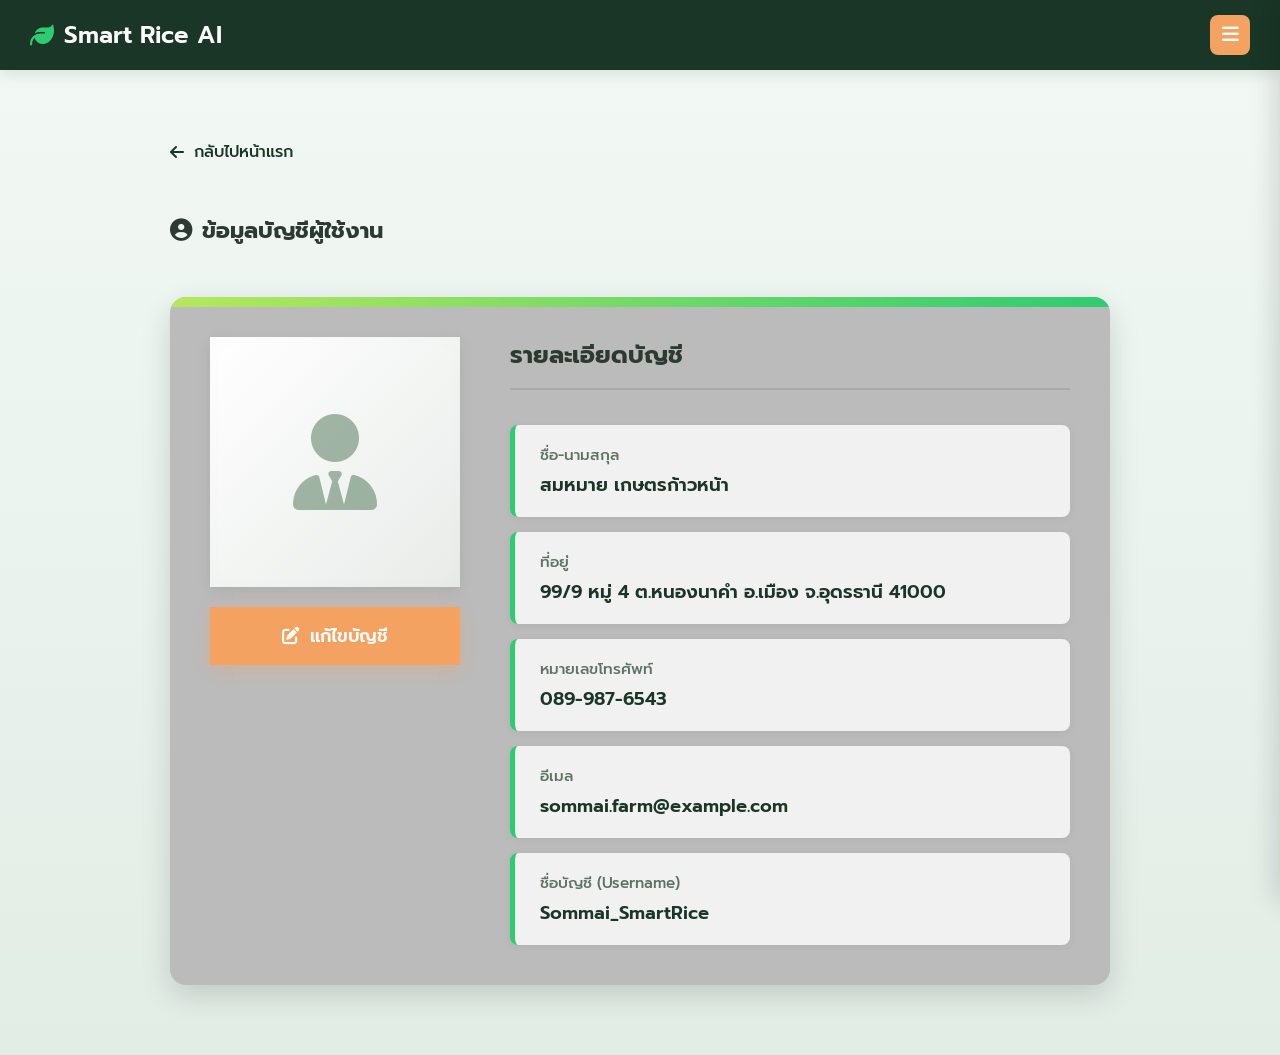
<file: frontend/user/user_account.html>
<!DOCTYPE html>
<html lang="th">

<head>
    <meta charset="UTF-8">
    <meta name="viewport" content="width=device-width, initial-scale=1.0">
    <title>บัญชีผู้ใช้ - Smart Rice AI</title>
    <link href="https://fonts.googleapis.com/css2?family=Prompt:wght@300;400;500;600;700&display=swap" rel="stylesheet">
    <link rel="stylesheet" href="https://cdnjs.cloudflare.com/ajax/libs/font-awesome/6.4.0/css/all.min.css">
    <link rel="stylesheet" href="../../css/style.css">
    <link rel="stylesheet" href="../../css/user_account.css">
</head>

<body class="account-page">
    <!-- Top Header (Black in sketch) -->
    <header class="top-header">
        <div class="header-logo">
            <i class="fa-solid fa-leaf"></i> <span>Smart Rice AI</span>
        </div>
        <!-- Menu Button (Yellow in sketch) -->
        <button class="menu-btn" title="เมนูเพิ่มเติม">
            <i class="fa-solid fa-bars"></i>
        </button>
    </header>

    <!-- Sidebar Overlay & Menu -->
    <div class="sidebar-backdrop" id="sidebarBackdrop"></div>
    <aside class="sidebar" id="sidebar">
        <div class="sidebar-header">
            <h3><i class="fa-solid fa-bars"></i> เมนูเพิ่มเติม</h3>
            <button id="closeSidebar"><i class="fa-solid fa-xmark"></i></button>
        </div>
        <nav class="sidebar-nav">
            <a href="user_account.html" class="nav-item"><i class="fa-solid fa-user"></i> บัญชี</a>
            <a href="../../index.html" class="nav-item"><i class="fa-solid fa-home"></i> หน้าแรก</a>
            <a href="../news/newspage.html" class="nav-item"><i class="fa-solid fa-newspaper"></i> ข่าวสาร</a>
            <a href="../index/weather.html" class="nav-item"><i class="fa-solid fa-cloud-sun"></i> สภาพอากาศ</a>
            <a href="../index/rice_price.html" class="nav-item"><i class="fa-solid fa-tags"></i> ราคาข้าวหอมมะลิ</a>
            <a href="user_setting.html" class="nav-item"><i class="fa-solid fa-gear"></i> ตั้งค่า</a>
            <a href="../frontindex.html" class="nav-item"><i class="fa-solid fa-right-from-bracket"></i> ออกจากระบบ</a>
        </nav>
    </aside>

    <main class="account-container">

        <a href="../../index.html" class="back-btn" style="color: #1A3626;">
            <i class="fa-solid fa-arrow-left"></i> กลับไปหน้าแรก
        </a>

        <h2 class="section-title"><i class="fa-solid fa-user-circle"></i> ข้อมูลบัญชีผู้ใช้งาน</h2>

        <!-- Gray Box Area -->
        <div class="account-gray-box">

            <!-- Left Panel -->
            <div class="account-left-panel">
                <!-- Green Image Area -->
                <div class="account-profile-pic">
                    <i class="fa-solid fa-user-tie"></i>
                </div>
                <!-- Pink Button Area -->
                <a href="edit_account.html" class="account-edit-btn" style="text-decoration: none;">
                    <i class="fa-solid fa-pen-to-square"></i> แก้ไขบัญชี
                </a>
            </div>

            <!-- Right Panel (User Details) -->
            <div class="account-right-panel">
                <h3>รายละเอียดบัญชี</h3>

                <div class="account-detail-item">
                    <label>ชื่อ-นามสกุล</label>
                    <div id="display-name" class="detail-value">สมหมาย เกษตรก้าวหน้า</div>
                </div>

                <div class="account-detail-item">
                    <label>ที่อยู่</label>
                    <div id="display-address" class="detail-value">99/9 หมู่ 4 ต.หนองนาคำ อ.เมือง จ.อุดรธานี 41000</div>
                </div>

                <div class="account-detail-item">
                    <label>หมายเลขโทรศัพท์</label>
                    <div id="display-phone" class="detail-value">089-987-6543</div>
                </div>

                <div class="account-detail-item">
                    <label>อีเมล</label>
                    <div id="display-email" class="detail-value">sommai.farm@example.com</div>
                </div>

                <div class="account-detail-item">
                    <label>ชื่อบัญชี (Username)</label>
                    <div id="display-username" class="detail-value">Sommai_SmartRice</div>
                </div>
            </div>
        </div>

    </main>

    <!-- Scripts -->
    <script src="../../js/app.js"></script>
    <script>
        document.addEventListener("DOMContentLoaded", function () {
            const fname = localStorage.getItem('accountFname') || 'สมหมาย';
            const lname = localStorage.getItem('accountLname') || 'เกษตรก้าวหน้า';
            const address = localStorage.getItem('accountAddress') || '99/9 หมู่ 4 ต.หนองนาคำ อ.เมือง จ.อุดรธานี 41000';
            const phone = localStorage.getItem('accountPhone') || '089-987-6543';
            const email = localStorage.getItem('accountEmail') || 'sommai.farm@example.com';
            const username = localStorage.getItem('accountUsername') || 'Sommai_SmartRice';

            document.getElementById('display-name').textContent = fname + ' ' + lname;
            document.getElementById('display-address').textContent = address;
            document.getElementById('display-phone').textContent = phone;
            document.getElementById('display-email').textContent = email;
            document.getElementById('display-username').textContent = username;
        });
    </script>
</body>

</html>
</file>
<file: css/style.css>
:root {
    /* Color Palette - Premium Nature Theme */
    --bg-gradient: linear-gradient(135deg, #f1f8f3 0%, #e0ece4 100%);
    --header-bg: #1A3626;
    /* Dark green / Black equivalent from sketch */
    --menu-btn: #F4A261;
    /* Yellow equivalent from sketch, warm gold */
    --text-main: #2D3A31;
    --text-muted: #5C7262;
    --card-bg: rgba(255, 255, 255, 0.6);
    --card-border: rgba(255, 255, 255, 0.4);
    --card-shadow: 0 8px 32px 0 rgba(31, 38, 135, 0.07);
    --chatbot-btn: #2A9D8F;
    /* Blue equivalent from sketch, vibrant teal */
    --chatbot-hover: #21867a;
    --accent-red: #E76F51;
    --accent-green: #2ecc71;
}

* {
    margin: 0;
    padding: 0;
    box-sizing: border-box;
}

body {
    font-family: 'Prompt', sans-serif;
    background: var(--bg-gradient);
    color: var(--text-main);
    min-height: 100vh;
    display: flex;
    flex-direction: column;
    overflow-x: hidden;
}

/* Glassmorphism Utility */
.glass-card {
    background: var(--card-bg);
    backdrop-filter: blur(12px);
    -webkit-backdrop-filter: blur(12px);
    border: 1px solid var(--card-border);
    border-radius: 16px;
    box-shadow: var(--card-shadow);
    padding: 24px;
    transition: transform 0.3s ease, box-shadow 0.3s ease;
}

.glass-card:hover {
    transform: translateY(-5px);
    box-shadow: 0 12px 40px 0 rgba(31, 38, 135, 0.1);
}

/* Header */
.top-header {
    background-color: var(--header-bg);
    color: white;
    padding: 15px 30px;
    display: flex;
    justify-content: space-between;
    align-items: center;
    box-shadow: 0 4px 15px rgba(0, 0, 0, 0.1);
    position: sticky;
    top: 0;
    z-index: 100;
}

.header-logo {
    font-size: 1.5rem;
    font-weight: 600;
    display: flex;
    align-items: center;
    gap: 10px;
}

.header-logo i {
    color: var(--accent-green);
}

.menu-btn {
    background-color: var(--menu-btn);
    border: none;
    color: #fff;
    width: 40px;
    height: 40px;
    border-radius: 8px;
    font-size: 1.2rem;
    cursor: pointer;
    transition: background 0.3s ease, transform 0.2s ease;
}

.menu-btn:hover {
    background-color: #e69350;
    transform: scale(1.05);
}

/* Main Dashboard Container */
.dashboard-container {
    padding: 30px;
    max-width: 1200px;
    margin: 0 auto;
    width: 100%;
    flex: 1;
    display: flex;
    flex-direction: column;
    gap: 30px;
}

.section-title {
    font-size: 1.4rem;
    margin-bottom: 20px;
    color: var(--text-main);
    display: flex;
    align-items: center;
    gap: 10px;
}

/* Top Section (Weather & Price - Red context) */
.top-section {
    /* To slightly reflect the original red boundary conceptually, we could put a faint tint, but full glass is more premium */
    position: relative;
}

/* Background accent blobs for aesthetics */
.top-section::before {
    content: '';
    position: absolute;
    top: -50px;
    left: -50px;
    width: 200px;
    height: 200px;
    background: radial-gradient(circle, rgba(231, 111, 81, 0.1) 0%, rgba(0, 0, 0, 0) 70%);
    /* Hint of Red/Orange */
    z-index: -1;
}

.cards-grid {
    display: grid;
    grid-template-columns: repeat(auto-fit, minmax(300px, 1fr));
    gap: 20px;
}

.card-header {
    display: flex;
    justify-content: space-between;
    align-items: center;
    margin-bottom: 20px;
    border-bottom: 1px solid rgba(0, 0, 0, 0.05);
    padding-bottom: 10px;
}

.card-header h3 {
    font-size: 1.2rem;
    font-weight: 600;
}

.icon-accent {
    font-size: 1.5rem;
    color: var(--menu-btn);
}

/* Weather Specifics */
.weather-main {
    display: flex;
    align-items: baseline;
    gap: 15px;
    margin-bottom: 20px;
}

.temp {
    font-size: 3rem;
    font-weight: 700;
    color: #E76F51;
    /* Subtly nodding to the 'red' area */
}

.condition {
    font-size: 1.2rem;
    color: var(--text-muted);
}

.weather-details {
    display: flex;
    flex-wrap: wrap;
    gap: 20px;
}

.detail-item {
    font-size: 0.95rem;
    color: var(--text-muted);
    display: flex;
    align-items: center;
    gap: 5px;
}

.detail-item i {
    color: var(--chatbot-btn);
}

/* Price Specifics */
.price-main {
    display: flex;
    align-items: baseline;
    gap: 10px;
    margin-bottom: 15px;
}

.price {
    font-size: 2.5rem;
    font-weight: 700;
    color: #2A9D8F;
}

.unit {
    color: var(--text-muted);
}

.trend {
    padding: 4px 8px;
    border-radius: 20px;
    font-size: 0.9rem;
    font-weight: 600;
    display: inline-flex;
    align-items: center;
    gap: 4px;
}

.trend.up {
    color: #10b981;
    background: rgba(16, 185, 129, 0.1);
}

.trend.down {
    color: #ef4444;
    background: rgba(239, 68, 68, 0.1);
}

.trend.neutral {
    color: #cbd5e1;
    background: rgba(203, 213, 225, 0.1);
}

.ai-recommendation {
    background: rgba(42, 157, 143, 0.05);
    padding: 15px;
    border-radius: 12px;
    font-size: 0.95rem;
    line-height: 1.5;
    border-left: 4px solid var(--chatbot-btn);
}

/* Bottom Section (News - Green context) */
.bottom-section {
    position: relative;
}

.bottom-section::after {
    content: '';
    position: absolute;
    bottom: -50px;
    right: -50px;
    width: 300px;
    height: 300px;
    background: radial-gradient(circle, rgba(46, 204, 113, 0.05) 0%, rgba(0, 0, 0, 0) 70%);
    /* Hint of Green */
    z-index: -1;
}

.news-list {
    display: flex;
    flex-direction: column;
    gap: 20px;
}

.news-card {
    padding: 0;
    /* Override */
    overflow: hidden;
    display: flex;
    flex-direction: column;
}

.news-image {
    width: 100%;
    height: 200px;
    object-fit: cover;
}

.news-content {
    padding: 20px;
}

.news-content h4 {
    font-size: 1.1rem;
    margin-bottom: 10px;
    line-height: 1.4;
}

.news-content p {
    font-size: 0.9rem;
    color: var(--text-muted);
    margin-bottom: 15px;
    line-height: 1.6;
}

.news-date {
    font-size: 0.8rem;
    color: #999;
}

/* Chatbot (Blue context) */
.chatbot-fab {
    position: fixed;
    bottom: 30px;
    right: 30px;
    width: 60px;
    height: 60px;
    background-color: var(--chatbot-btn);
    color: white;
    border-radius: 50%;
    display: flex;
    justify-content: center;
    align-items: center;
    font-size: 1.8rem;
    box-shadow: 0 6px 20px rgba(42, 157, 143, 0.4);
    cursor: pointer;
    z-index: 1000;
    transition: all 0.3s ease;
    animation: bounce 2s infinite;
}

.chatbot-fab:hover {
    background-color: var(--chatbot-hover);
    transform: scale(1.1);
    animation: none;
}

@keyframes bounce {

    0%,
    20%,
    50%,
    80%,
    100% {
        transform: translateY(0);
    }

    40% {
        transform: translateY(-10px);
    }

    60% {
        transform: translateY(-5px);
    }
}

.chatbot-window {
    position: fixed;
    bottom: 100px;
    /* Above the FAB */
    right: 30px;
    width: 350px;
    height: 450px;
    z-index: 999;
    display: flex;
    flex-direction: column;
    padding: 0;
    overflow: hidden;
    opacity: 0;
    pointer-events: none;
    transform: translateY(20px) scale(0.95);
    transition: all 0.3s cubic-bezier(0.175, 0.885, 0.32, 1.275);
}

.chatbot-window.active {
    opacity: 1;
    pointer-events: auto;
    transform: translateY(0) scale(1);
}

.chat-header {
    background: var(--header-bg);
    color: white;
    padding: 15px 20px;
    display: flex;
    justify-content: space-between;
    align-items: center;
}

.chat-header h3 {
    font-size: 1rem;
    font-weight: 400;
    display: flex;
    align-items: center;
    gap: 8px;
}

.chat-header button {
    background: none;
    border: none;
    color: white;
    cursor: pointer;
    font-size: 1.2rem;
}

.chat-messages {
    flex: 1;
    padding: 20px;
    overflow-y: auto;
    display: flex;
    flex-direction: column;
    gap: 10px;
    background: rgba(255, 255, 255, 0.4);
}

.message {
    max-width: 85%;
    padding: 12px 16px;
    border-radius: 12px;
    font-size: 0.95rem;
    line-height: 1.5;
}

.ai-message {
    background: white;
    color: var(--text-main);
    align-self: flex-start;
    border-bottom-left-radius: 4px;
    box-shadow: 0 2px 8px rgba(0, 0, 0, 0.05);
}

.user-message {
    background: var(--chatbot-btn);
    color: white;
    align-self: flex-end;
    border-bottom-right-radius: 4px;
    box-shadow: 0 2px 8px rgba(42, 157, 143, 0.2);
}

.chat-input-area {
    padding: 15px;
    display: flex;
    gap: 10px;
    background: white;
    border-top: 1px solid rgba(0, 0, 0, 0.05);
}

.chat-input-area input {
    flex: 1;
    padding: 10px 15px;
    border: 1px solid #ddd;
    border-radius: 20px;
    outline: none;
    font-family: inherit;
    transition: border 0.3s ease;
}

.chat-input-area input:focus {
    border-color: var(--chatbot-btn);
}

.chat-input-area button {
    background: var(--chatbot-btn);
    color: white;
    border: none;
    width: 40px;
    height: 40px;
    border-radius: 50%;
    cursor: pointer;
    transition: background 0.3s ease;
}

.chat-input-area button:hover {
    background: var(--chatbot-hover);
}

/* Back Button */
.back-btn {
    display: inline-flex;
    align-items: center;
    gap: 10px;
    text-decoration: none;
    color: white;
    font-weight: 500;
    margin-bottom: 20px;
    transition: transform 0.2s, color 0.2s;
}

.back-btn:hover {
    transform: translateX(-5px);
    color: var(--accent-green);
}

/* Responsive */
@media (max-width: 768px) {
    .chatbot-window {
        bottom: 0;
        right: 0;
        width: 100%;
        height: 100vh;
        border-radius: 0;
    }

    .chatbot-fab {
        bottom: 20px;
        right: 20px;
    }

    .chatbot-window.active {
        transform: translateY(0) scale(1);
    }
}

/* Sidebar Menu */
.sidebar {
    position: fixed;
    top: 0;
    right: -300px;
    width: 300px;
    height: 100vh;
    background: var(--card-bg);
    backdrop-filter: blur(16px);
    -webkit-backdrop-filter: blur(16px);
    border-left: 2px solid var(--menu-btn);
    box-shadow: -5px 0 25px rgba(0, 0, 0, 0.15);
    z-index: 1001;
    transition: right 0.3s cubic-bezier(0.175, 0.885, 0.32, 1);
    display: flex;
    flex-direction: column;
}

.sidebar.active {
    right: 0;
}

.sidebar-header {
    display: flex;
    justify-content: space-between;
    align-items: center;
    padding: 20px;
    background: var(--menu-btn);
    color: white;
}

.sidebar-header h3 {
    font-size: 1.1rem;
    font-weight: 500;
    display: flex;
    align-items: center;
    gap: 10px;
}

.sidebar-header button {
    background: none;
    border: none;
    color: white;
    font-size: 1.2rem;
    cursor: pointer;
    transition: transform 0.2s;
}

.sidebar-header button:hover {
    transform: scale(1.1) rotate(90deg);
}

.sidebar-nav {
    display: flex;
    flex-direction: column;
    padding: 10px 0;
    overflow-y: auto;
}

.nav-item {
    padding: 15px 25px;
    color: var(--text-main);
    text-decoration: none;
    font-size: 1.05rem;
    display: flex;
    align-items: center;
    gap: 15px;
    transition: background 0.2s ease, padding-left 0.2s ease, color 0.2s ease;
    border-bottom: 1px solid rgba(0, 0, 0, 0.03);
}

.nav-item i {
    color: var(--menu-btn);
    width: 25px;
    text-align: center;
    font-size: 1.2rem;
    transition: transform 0.2s ease;
}

.nav-item:hover {
    background: rgba(244, 162, 97, 0.1);
    padding-left: 30px;
    color: var(--header-bg);
}

.nav-item:hover i {
    transform: scale(1.1);
}

.sidebar-backdrop {
    position: fixed;
    top: 0;
    left: 0;
    width: 100%;
    height: 100vh;
    background: rgba(0, 0, 0, 0.4);
    backdrop-filter: blur(3px);
    -webkit-backdrop-filter: blur(3px);
    z-index: 1000;
    padding: 12px 16px;
    border-radius: 12px;
    font-size: 0.95rem;
    line-height: 1.5;
}

.ai-message {
    background: white;
    color: var(--text-main);
    align-self: flex-start;
    border-bottom-left-radius: 4px;
    box-shadow: 0 2px 8px rgba(0, 0, 0, 0.05);
}

.user-message {
    background: var(--chatbot-btn);
    color: white;
    align-self: flex-end;
    border-bottom-right-radius: 4px;
    box-shadow: 0 2px 8px rgba(42, 157, 143, 0.2);
}

.chat-input-area {
    padding: 15px;
    display: flex;
    gap: 10px;
    background: white;
    border-top: 1px solid rgba(0, 0, 0, 0.05);
}

.chat-input-area input {
    flex: 1;
    padding: 10px 15px;
    border: 1px solid #ddd;
    border-radius: 20px;
    outline: none;
    font-family: inherit;
    transition: border 0.3s ease;
}

.chat-input-area input:focus {
    border-color: var(--chatbot-btn);
}

.chat-input-area button {
    background: var(--chatbot-btn);
    color: white;
    border: none;
    width: 40px;
    height: 40px;
    border-radius: 50%;
    cursor: pointer;
    transition: background 0.3s ease;
}

.chat-input-area button:hover {
    background: var(--chatbot-hover);
}

/* Back Button */
.back-btn {
    display: inline-flex;
    align-items: center;
    gap: 10px;
    text-decoration: none;
    color: white;
    font-weight: 500;
    margin-bottom: 20px;
    transition: transform 0.2s, color 0.2s;
}

.back-btn:hover {
    transform: translateX(-5px);
    color: var(--accent-green);
}

/* Responsive */
@media (max-width: 768px) {
    .chatbot-window {
        bottom: 0;
        right: 0;
        width: 100%;
        height: 100vh;
        border-radius: 0;
    }

    .chatbot-fab {
        bottom: 20px;
        right: 20px;
    }

    .chatbot-window.active {
        transform: translateY(0) scale(1);
    }
}

/* Sidebar Menu */
.sidebar {
    position: fixed;
    top: 0;
    right: -300px;
    width: 300px;
    height: 100vh;
    background: var(--card-bg);
    backdrop-filter: blur(16px);
    -webkit-backdrop-filter: blur(16px);
    border-left: 2px solid var(--menu-btn);
    box-shadow: -5px 0 25px rgba(0, 0, 0, 0.15);
    z-index: 1001;
    transition: right 0.3s cubic-bezier(0.175, 0.885, 0.32, 1);
    display: flex;
    flex-direction: column;
}

.sidebar.active {
    right: 0;
}

.sidebar-header {
    display: flex;
    justify-content: space-between;
    align-items: center;
    padding: 20px;
    background: var(--menu-btn);
    color: white;
}

.sidebar-header h3 {
    font-size: 1.1rem;
    font-weight: 500;
    display: flex;
    align-items: center;
    gap: 10px;
}

.sidebar-header button {
    background: none;
    border: none;
    color: white;
    font-size: 1.2rem;
    cursor: pointer;
    transition: transform 0.2s;
}

.sidebar-header button:hover {
    transform: scale(1.1) rotate(90deg);
}

.sidebar-nav {
    display: flex;
    flex-direction: column;
    padding: 10px 0;
    overflow-y: auto;
}

.nav-item {
    padding: 15px 25px;
    color: var(--text-main);
    text-decoration: none;
    font-size: 1.05rem;
    display: flex;
    align-items: center;
    gap: 15px;
    transition: background 0.2s ease, padding-left 0.2s ease, color 0.2s ease;
    border-bottom: 1px solid rgba(0, 0, 0, 0.03);
}

.nav-item i {
    color: var(--menu-btn);
    width: 25px;
    text-align: center;
    font-size: 1.2rem;
    transition: transform 0.2s ease;
}

.nav-item:hover {
    background: rgba(244, 162, 97, 0.1);
    padding-left: 30px;
    color: var(--header-bg);
}

.nav-item:hover i {
    transform: scale(1.1);
}

.sidebar-backdrop {
    position: fixed;
    top: 0;
    left: 0;
    width: 100%;
    height: 100vh;
    background: rgba(0, 0, 0, 0.4);
    backdrop-filter: blur(3px);
    -webkit-backdrop-filter: blur(3px);
    z-index: 1000;
    opacity: 0;
    pointer-events: none;
    transition: opacity 0.3s ease;
}

.sidebar-backdrop.active {
    opacity: 1;
    pointer-events: auto;
}

.home-link {
    color: white;
    text-decoration: none;
    font-size: 1.2rem;
}

/* --- Farm Settings (Glassmorphism & Nature Theme) --- */
.setting-panel {
    background: var(--card-bg);
    backdrop-filter: blur(12px);
    -webkit-backdrop-filter: blur(12px);
    border: 1px solid var(--card-border);
    border-radius: 16px;
    box-shadow: var(--card-shadow);
    padding: 30px;
    margin-top: 20px;
    transition: transform 0.3s ease, box-shadow 0.3s ease;
}

.setting-panel:hover {
    box-shadow: 0 12px 40px 0 rgba(31, 38, 135, 0.1);
}

.panel-header {
    border-bottom: 2px solid rgba(42, 157, 143, 0.2);
    padding-bottom: 15px;
    margin-bottom: 25px;
}

.panel-header h2 {
    font-size: 1.5rem;
    color: var(--header-bg);
    margin-bottom: 5px;
}

.panel-header p {
    color: var(--text-muted);
    font-size: 0.95rem;
}

.setting-group {
    background: rgba(255, 255, 255, 0.4);
    border-radius: 12px;
    padding: 20px;
    margin-bottom: 20px;
    border: 1px solid rgba(255, 255, 255, 0.5);
}

.setting-group h3 {
    font-size: 1.2rem;
    color: var(--chatbot-btn);
    margin-bottom: 20px;
    display: flex;
    align-items: center;
    gap: 10px;
}

.form-row {
    margin-bottom: 15px;
    display: flex;
    flex-direction: column;
    gap: 8px;
}

.form-row label {
    font-weight: 500;
    color: var(--text-main);
    font-size: 0.95rem;
}

.form-control {
    width: 100%;
    padding: 12px 15px;
    border: 1px solid rgba(42, 157, 143, 0.3);
    border-radius: 8px;
    background: rgba(255, 255, 255, 0.7);
    color: var(--text-main);
    font-family: inherit;
    font-size: 1rem;
    transition: all 0.3s ease;
}

.form-control:focus {
    outline: none;
    border-color: var(--chatbot-btn);
    box-shadow: 0 0 0 3px rgba(42, 157, 143, 0.1);
    background: #fff;
}

.btn-primary {
    background: var(--chatbot-btn);
    color: white;
    border: none;
    padding: 12px 25px;
    font-size: 1rem;
    font-weight: 500;
    border-radius: 8px;
    cursor: pointer;
    font-family: inherit;
    display: inline-flex;
    align-items: center;
    gap: 10px;
    transition: all 0.3s ease;
    margin-top: 10px;
}

.btn-primary:hover {
    background: var(--chatbot-hover);
    transform: translateY(-2px);
    box-shadow: 0 4px 15px rgba(42, 157, 143, 0.3);
}

.btn-primary:active {
    transform: translateY(0);
}
</file>
<file: css/weather.css>
/* css/weather.css - Premium Weather UI */

/* Dynamic Weather Background */
body {
    background: linear-gradient(-45deg, #e0f2e9, #cce8d6, #e6f7ec, #d4ebd9);
    background-size: 400% 400%;
    animation: gradientBG 15s ease infinite;
    color: #334155;
    min-height: 100vh;
}

@keyframes gradientBG {
    0% {
        background-position: 0% 50%;
    }

    50% {
        background-position: 100% 50%;
    }

    100% {
        background-position: 0% 50%;
    }
}

.text-white {
    color: #1e293b !important;
    text-shadow: none;
}

.weather-page-container {
    /* Remove box styling for container, let the dynamic background shine */
    background-color: transparent;
    padding: 10px;
    margin-top: 20px;
    border: none;
}

.weather-page-container .section-title {
    font-size: 1.8rem;
    font-weight: 600;
    margin-bottom: 25px;
    display: flex;
    align-items: center;
    gap: 12px;
    letter-spacing: 0.5px;
}

/* Premium Glass Panel (replaces red-box) */
.weather-card.glass-panel {
    background: rgba(255, 255, 255, 0.6);
    backdrop-filter: blur(24px);
    -webkit-backdrop-filter: blur(24px);
    border-radius: 20px;
    padding: 30px;
    margin-bottom: 30px;
    box-shadow: 0 8px 32px rgba(0, 0, 0, 0.05);
    border: 1px solid rgba(255, 255, 255, 0.8);
    position: relative;
    overflow: hidden;
    color: #334155;
    transition: transform 0.3s ease, box-shadow 0.3s ease;
}

.weather-card.glass-panel:hover {
    transform: translateY(-5px);
    box-shadow: 0 12px 40px rgba(0, 0, 0, 0.08);
    border: 1px solid rgba(255, 255, 255, 1);
}

/* Add a subtle inner glow / shine to glass panel */
.weather-card.glass-panel::before {
    content: '';
    position: absolute;
    top: 0;
    left: -100%;
    width: 60%;
    height: 100%;
    background: linear-gradient(to right, rgba(255, 255, 255, 0) 0%, rgba(255, 255, 255, 0.15) 50%, rgba(255, 255, 255, 0) 100%);
    transform: skewX(-20deg);
    animation: shineGlass 8s infinite ease-in-out;
}

@keyframes shineGlass {
    0% {
        left: -100%;
    }

    20% {
        left: 200%;
    }

    100% {
        left: 200%;
    }
}

.box-header {
    border-bottom: 1px solid rgba(0, 0, 0, 0.06);
    padding-bottom: 18px;
    margin-bottom: 25px;
    display: flex;
    justify-content: space-between;
    align-items: center;
}

.box-header h3 {
    font-size: 1.4rem;
    font-weight: 500;
    display: flex;
    align-items: center;
    gap: 12px;
    margin: 0;
    text-shadow: 0 2px 4px rgba(0, 0, 0, 0.1);
}

/* Hourly Forecast (Glass Panel elements) */
.hourly-scroll {
    display: flex;
    gap: 20px;
    overflow-x: auto;
    padding: 15px 5px;
    scrollbar-width: thin;
    scrollbar-color: rgba(255, 255, 255, 0.6) rgba(255, 255, 255, 0.1);
}

.hourly-scroll::-webkit-scrollbar {
    height: 8px;
}

.hourly-scroll::-webkit-scrollbar-track {
    background: rgba(255, 255, 255, 0.1);
    border-radius: 10px;
}

.hourly-scroll::-webkit-scrollbar-thumb {
    background: rgba(255, 255, 255, 0.6);
    border-radius: 10px;
}

.hourly-item {
    background: rgba(255, 255, 255, 0.4);
    backdrop-filter: blur(10px);
    border: 1px solid rgba(255, 255, 255, 0.6);
    border-radius: 16px;
    min-width: 100px;
    padding: 20px 15px;
    display: flex;
    flex-direction: column;
    align-items: center;
    gap: 12px;
    transition: all 0.4s cubic-bezier(0.175, 0.885, 0.32, 1.275);
    cursor: pointer;
}

.hourly-item:hover {
    transform: translateY(-8px) scale(1.05);
    background: rgba(255, 255, 255, 0.8);
    border-color: rgba(255, 255, 255, 1);
    box-shadow: 0 10px 20px rgba(0, 0, 0, 0.05);
}

.hourly-item .time {
    font-size: 0.95rem;
    font-weight: 500;
    opacity: 0.9;
}

.hourly-item .icon-weather {
    font-size: 2.2rem;
    filter: drop-shadow(0 4px 6px rgba(0, 0, 0, 0.2));
}

.hourly-item .temp {
    font-size: 1.3rem;
    font-weight: 700;
}

.highlight-sun {
    color: #eab308;
    text-shadow: none;
}

.highlight-rain {
    color: #3b82f6;
    text-shadow: none;
}

/* Current Location Weather */
.location-badge {
    background: rgba(255, 255, 255, 0.6);
    backdrop-filter: blur(5px);
    padding: 8px 16px;
    border-radius: 30px;
    font-size: 0.95rem;
    font-weight: 500;
    display: flex;
    align-items: center;
    border: 1px solid rgba(0, 0, 0, 0.05);
    box-shadow: 0 4px 10px rgba(0, 0, 0, 0.05);
}

.current-weather-content {
    display: flex;
    flex-direction: column;
    gap: 30px;
}

.main-temp-display {
    display: flex;
    align-items: center;
    gap: 30px;
    padding: 10px 0;
}

.display-icon {
    font-size: 5rem;
    color: #0ea5e9;
    filter: drop-shadow(0 8px 16px rgba(14, 165, 233, 0.2));
}

/* Float Animation */
.float-anim {
    animation: floating 4s ease-in-out infinite;
}

@keyframes floating {
    0% {
        transform: translateY(0px);
    }

    50% {
        transform: translateY(-12px);
    }

    100% {
        transform: translateY(0px);
    }
}

.temp-text {
    display: flex;
    flex-direction: column;
}

.temp-text .large-temp {
    font-size: 4.5rem;
    font-weight: 700;
    line-height: 1;
    text-shadow: none;
    background: -webkit-linear-gradient(#0ea5e9, #3b82f6);
    -webkit-background-clip: text;
    background-clip: text;
    -webkit-text-fill-color: transparent;
}

.temp-text .desc {
    font-size: 1.3rem;
    font-weight: 500;
    opacity: 0.9;
    margin-top: 8px;
    background: rgba(255, 255, 255, 0.6);
    padding: 6px 14px;
    border-radius: 20px;
    backdrop-filter: blur(4px);
    display: inline-block;
    color: #475569;
}

/* Metrics Cards Wrapper */
.weather-metrics {
    display: grid;
    grid-template-columns: repeat(auto-fit, minmax(180px, 1fr));
    gap: 20px;
}

.metric-card {
    background: rgba(255, 255, 255, 0.4);
    backdrop-filter: blur(8px);
    border: 1px solid rgba(255, 255, 255, 0.6);
    border-radius: 16px;
    padding: 20px;
    display: flex;
    flex-direction: column;
    align-items: center;
    text-align: center;
    transition: all 0.3s ease;
    box-shadow: 0 4px 10px rgba(0, 0, 0, 0.05);
}

.metric-card:hover {
    transform: translateY(-5px);
    background: rgba(255, 255, 255, 0.8);
    border-color: rgba(255, 255, 255, 1);
    box-shadow: 0 8px 25px rgba(0, 0, 0, 0.08);
}

.metric-card i {
    font-size: 1.8rem;
    margin-bottom: 12px;
    color: #10b981;
    filter: drop-shadow(0 2px 4px rgba(16, 185, 129, 0.2));
}

.metric-card .label {
    font-size: 0.9rem;
    color: #64748b;
    margin-bottom: 8px;
    text-transform: uppercase;
    letter-spacing: 0.5px;
}

.metric-card .value {
    font-size: 1.2rem;
    font-weight: 600;
    margin-bottom: 10px;
}

.metric-card .status {
    font-size: 0.8rem;
    padding: 4px 12px;
    border-radius: 12px;
    font-weight: 600;
    letter-spacing: 0.5px;
    box-shadow: 0 2px 5px rgba(0, 0, 0, 0.2);
}

.status.good {
    background: linear-gradient(135deg, #43a047, #2e7d32);
    border: 1px solid #66bb6a;
}

.status.warning {
    background: linear-gradient(135deg, #ff9800, #f57c00);
    border: 1px solid #ffb74d;
}

.ai-insight {
    background: linear-gradient(135deg, rgba(250, 204, 21, 0.15), rgba(253, 230, 138, 0.2));
    border: 1px solid rgba(250, 204, 21, 0.4);
    border-left: 6px solid #eab308;
    padding: 20px 25px;
    border-radius: 12px;
    box-shadow: 0 8px 20px rgba(0, 0, 0, 0.05);
    position: relative;
    overflow: hidden;
    backdrop-filter: blur(10px);
}

.ai-insight::after {
    content: '\f544';
    /* Robot icon from fontawesome */
    font-family: 'Font Awesome 6 Free';
    font-weight: 900;
    position: absolute;
    right: -20px;
    bottom: -20px;
    font-size: 6rem;
    color: rgba(255, 213, 79, 0.1);
    z-index: 0;
}

.ai-insight h4,
.ai-insight p {
    position: relative;
    z-index: 1;
}

.ai-insight h4 {
    color: #ca8a04;
    margin: 0 0 12px 0;
    font-size: 1.2rem;
    display: flex;
    align-items: center;
    gap: 10px;
    text-shadow: none;
}

.ai-insight p {
    margin: 0;
    font-size: 1.05rem;
    line-height: 1.6;
    color: #475569;
    font-weight: 500;
    text-shadow: none;
}

/* Light Theme Override for Back Button in Weather */
.weather-page-container .back-btn {
    color: #1e293b;
    font-weight: 600;
}

.weather-page-container .back-btn i {
    color: #0ea5e9;
}

.weather-page-container .back-btn:hover {
    color: #0ea5e9;
}
</file>
<file: css/login.css>
/* d:\AI-2025\pages\css\login.css */

.login-body {
    background: var(--bg-gradient);
    display: flex;
    justify-content: center;
    align-items: center;
    min-height: 100vh;
    font-family: 'Prompt', sans-serif;
    margin: 0;
}

/* Yellow border container */
.login-wrapper {
    padding: 12px;
    background: linear-gradient(135deg, #FFD700, #F4A261, #FFD700);
    border-radius: 20px;
    box-shadow: 0 20px 50px rgba(0, 0, 0, 0.15);
    width: 100%;
    max-width: 450px;
    animation: glow-yellow 3s infinite alternate;
}

@keyframes glow-yellow {
    0% {
        box-shadow: 0 10px 30px rgba(255, 215, 0, 0.2);
    }

    100% {
        box-shadow: 0 10px 50px rgba(255, 215, 0, 0.5);
    }
}

/* Purple bordered box */
.login-inner-box {
    background: #ffffff;
    border: 4px solid #9b59b6;
    border-radius: 12px;
    padding: 40px 35px;
    display: flex;
    flex-direction: column;
}

.login-header {
    text-align: center;
    margin-bottom: 25px;
    color: #4a235a;
}

.login-header h2 {
    font-size: 2rem;
    font-weight: 600;
    margin: 0;
}

.login-header p {
    color: #8e44ad;
    font-size: 0.95rem;
    margin-top: 5px;
}

.login-form {
    display: flex;
    flex-direction: column;
    gap: 15px;
}

/* Purple blocks (Inputs and Link) */
.purple-block {
    width: 100%;
    padding: 16px;
    border-radius: 8px;
    font-family: inherit;
    font-size: 1.05rem;
    transition: all 0.3s ease;
    text-align: center;
    box-sizing: border-box;
}

/* Specific styling for the inputs */
input.purple-block {
    text-align: left;
    background-color: #fce4ec;
    /* Very light pink/purple tint */
    border: 2px solid #ce93d8;
    /* Light purple border */
    color: #4a235a;
}

input.purple-block::placeholder {
    color: #ab47bc;
    /* Purple text for placeholder */
    font-weight: 400;
}

input.purple-block:focus {
    outline: none;
    border-color: #9b59b6;
    background-color: #fff;
    box-shadow: 0 0 15px rgba(155, 89, 182, 0.3);
}

/* Specific styling for the Register link */
a.purple-block {
    display: inline-block;
    background-color: #9b59b6;
    /* Solid purple */
    color: white;
    text-decoration: none;
    font-weight: 500;
    cursor: pointer;
    border: none;
}

a.purple-block:hover {
    background-color: #8e44ad;
    transform: translateY(-2px);
    box-shadow: 0 5px 15px rgba(155, 89, 182, 0.3);
}

/* White block (OK Button) */
.white-block {
    width: 100%;
    padding: 16px;
    background-color: #ffffff;
    color: #333;
    border: 2px solid #ddd;
    border-radius: 8px;
    font-size: 1.1rem;
    font-weight: 600;
    font-family: inherit;
    cursor: pointer;
    transition: all 0.3s ease;
    text-align: center;
    box-shadow: 0 4px 6px rgba(0, 0, 0, 0.05);
    margin-top: 5px;
}

.white-block:hover {
    background-color: #f8f9fa;
    border-color: #ccc;
    transform: translateY(-2px);
    box-shadow: 0 6px 12px rgba(0, 0, 0, 0.08);
}

/* Register Specific Styles */
.register-box {
    max-height: 90vh;
    overflow-y: auto;
    padding: 30px 25px;
    /* Slightly less padding to fit more */
}

/* Scrollbar styling for register box */
.register-box::-webkit-scrollbar {
    width: 6px;
}

.register-box::-webkit-scrollbar-track {
    background: #f1f1f1;
    border-radius: 4px;
}

.register-box::-webkit-scrollbar-thumb {
    background: #ce93d8;
    border-radius: 4px;
}

.register-box::-webkit-scrollbar-thumb:hover {
    background: #ab47bc;
}

/* Blue section block */
.blue-section {
    background-color: #e3f2fd;
    /* Light blue background to encapsulate */
    border: 2px solid #64b5f6;
    /* Blue border */
    border-radius: 8px;
    padding: 20px;
    display: flex;
    flex-direction: column;
    gap: 12px;
}

.blue-input {
    width: 100%;
    padding: 12px 15px;
    border-radius: 6px;
    border: 1px solid #90caf9;
    font-family: inherit;
    font-size: 0.95rem;
    color: #1565c0;
    /* Darker blue text */
    background-color: #ffffff;
    box-sizing: border-box;
    transition: all 0.3s ease;
}

.blue-input::placeholder {
    color: #64b5f6;
}

.blue-input:focus {
    outline: none;
    border-color: #2196f3;
    box-shadow: 0 0 10px rgba(33, 150, 243, 0.2);
}

textarea.blue-input {
    resize: vertical;
}

/* PDPA Checkbox area */
.pdpa-checkbox {
    display: flex;
    align-items: center;
    gap: 10px;
    margin-top: 5px;
    font-size: 0.9rem;
    color: #1976d2;
}

.pdpa-checkbox label a {
    color: #1976d2;
    text-decoration: underline;
}

/* Purple Submit button for Register (different from login purple block) */
.purple-btn {
    width: 100%;
    padding: 16px;
    background-color: #9b59b6;
    color: white;
    border: none;
    border-radius: 8px;
    font-size: 1.1rem;
    font-weight: 600;
    font-family: inherit;
    cursor: pointer;
    transition: all 0.3s ease;
    text-align: center;
    margin-top: 15px;
}

.purple-btn:hover {
    background-color: #8e44ad;
    transform: translateY(-2px);
    box-shadow: 0 6px 15px rgba(142, 68, 173, 0.4);
}

/* Back to login link */
.back-to-login {
    text-align: center;
    margin-top: 15px;
}

.back-to-login a {
    color: #8e44ad;
    text-decoration: none;
    font-size: 0.9rem;
    transition: color 0.3s ease;
}

.back-to-login a:hover {
    color: #6c3483;
    text-decoration: underline;
}
</file>
<file: css/user_account.css>
/* User Account Specific Styles */

/* Agricultural Background for Account Page */
body.account-page {
    background: linear-gradient(rgba(241, 248, 243, 0.85), rgba(224, 236, 228, 0.95)),
        url('https://images.unsplash.com/photo-1590682680695-43b964a3ae17?auto=format&fit=crop&q=80&w=1920&h=1080') no-repeat center center fixed;
    background-size: cover;
    min-height: 100vh;
}

.account-container {
    padding: 30px;
    max-width: 1000px;
    margin: 40px auto;
    width: 100%;
    display: flex;
    flex-direction: column;
    gap: 30px;
    flex: 1;
}

/* Gray Box: Details area from sketch */
.account-gray-box {
    background-color: #bbbbbb;
    /* Gray background for the bounding box */
    border-radius: 16px;
    padding: 40px;
    box-shadow: 0 10px 30px rgba(0, 0, 0, 0.15);
    display: flex;
    gap: 50px;
    position: relative;
    overflow: hidden;
}

/* Optional stylistic gloss on the gray box */
.account-gray-box::before {
    content: '';
    position: absolute;
    top: 0;
    left: 0;
    width: 100%;
    height: 10px;
    background: linear-gradient(90deg, #b5e85c, #2ecc71);
}

/* Left Column: Image and Edit Button */
.account-left-panel {
    display: flex;
    flex-direction: column;
    gap: 20px;
    width: 250px;
    flex-shrink: 0;
}

/* Off-white Box: Profile Image */
.account-profile-pic {
    background-color: #f5f7f5;
    /* Off-white/light gray with slight green tint */
    background: linear-gradient(135deg, #ffffff, #e8ece9);
    width: 100%;
    aspect-ratio: 1;
    /* Square, matches sketch */
    display: flex;
    justify-content: center;
    align-items: center;
    font-size: 6rem;
    color: rgba(30, 80, 40, 0.4);
    /* Make the icon slightly more visible */
    box-shadow: inset 0 0 20px rgba(0, 0, 0, 0.02), 0 4px 15px rgba(0, 0, 0, 0.08);
    /* Softer shadows */
    /* Placeholder setup to insert actual image later */
    /* background-image: url('...'); background-size: cover; background-position: center; */
}

/* Premium Earthy Tone: Edit Account Button */
.account-edit-btn {
    background-color: #F4A261;
    /* Warm gold/orange from sketch menu */
    color: white;
    border: none;
    padding: 16px 20px;
    font-size: 1.1rem;
    font-weight: 600;
    cursor: pointer;
    text-align: center;
    transition: all 0.3s ease;
    font-family: inherit;
    box-shadow: 0 4px 15px rgba(244, 162, 97, 0.4);
    display: flex;
    justify-content: center;
    align-items: center;
    gap: 10px;
}

.account-edit-btn:hover {
    background-color: #E76F51;
    /* Deeper burnt orange/red */
    transform: translateY(-3px);
    box-shadow: 0 6px 20px rgba(231, 111, 81, 0.5);
}

.account-edit-btn:active {
    transform: translateY(1px);
}

/* Right Column: Details Content */
.account-right-panel {
    flex: 1;
    display: flex;
    flex-direction: column;
    gap: 15px;
}

.account-right-panel h3 {
    margin-bottom: 20px;
    color: #2D3A31;
    font-size: 1.5rem;
    border-bottom: 2px solid rgba(0, 0, 0, 0.1);
    padding-bottom: 15px;
}

.account-detail-item {
    background-color: rgba(255, 255, 255, 0.8);
    padding: 18px 25px;
    border-radius: 8px;
    border-left: 5px solid #2ecc71;
    /* Green accent */
    display: flex;
    flex-direction: column;
    gap: 5px;
    box-shadow: 0 2px 8px rgba(0, 0, 0, 0.05);
    transition: transform 0.2s ease;
}

.account-detail-item:hover {
    transform: translateX(5px);
}

.account-detail-item label {
    font-size: 0.95rem;
    color: #5C7262;
    font-weight: 500;
}

.account-detail-item .detail-value {
    font-size: 1.15rem;
    font-weight: 600;
    color: #1A3626;
}

/* Responsive constraints */
@media (max-width: 850px) {
    .account-gray-box {
        flex-direction: column;
        align-items: center;
        gap: 30px;
        padding: 30px 20px;
    }

    .account-left-panel {
        width: 100%;
        max-width: 300px;
    }

    .account-right-panel {
        width: 100%;
    }
}

/* Edit Account Specific Styles */
.account-edit-form {
    display: flex;
    flex-direction: column;
    gap: 15px;
}

.edit-input-group {
    display: flex;
    flex-direction: column;
    gap: 5px;
}

.edit-input-group label {
    font-size: 0.95rem;
    color: #5C7262;
    font-weight: 500;
}

.edit-input {
    background-color: rgba(255, 255, 255, 0.9);
    border: 1px solid rgba(0, 0, 0, 0.1);
    padding: 12px 15px;
    border-radius: 8px;
    font-family: inherit;
    font-size: 1rem;
    color: #1A3626;
    transition: border-color 0.3s, box-shadow 0.3s;
}

.edit-input:focus {
    outline: none;
    border-color: #2ecc71;
    box-shadow: 0 0 0 3px rgba(46, 204, 113, 0.2);
}

textarea.edit-input {
    resize: vertical;
    min-height: 80px;
}

/* Green Image Upload Box */
.image-upload-box {
    background-color: #f5f7f5;
    /* Vibrant lime-greenish base */
    background: linear-gradient(135deg, #ffffff, #e8ece9);
    width: 100%;
    aspect-ratio: 1;
    display: flex;
    flex-direction: column;
    justify-content: center;
    align-items: center;
    gap: 10px;
    color: rgba(30, 80, 40, 0.4);
    box-shadow: inset 0 0 20px rgba(0, 0, 0, 0.02), 0 4px 15px rgba(0, 0, 0, 0.08);
    cursor: pointer;
    transition: transform 0.2s;
}

.image-upload-box:hover {
    transform: scale(1.02);
}

.image-upload-box i {
    font-size: 3rem;
}

.image-upload-box span {
    font-size: 0.9rem;
    font-weight: 500;
}

/* Pink Submit Button */
.btn-pink-submit {
    background-color: #F4A261;
    /* Vivid Pink from sketch */
    color: white;
    border: none;
    padding: 16px 20px;
    font-size: 1.1rem;
    font-weight: 600;
    cursor: pointer;
    text-align: center;
    transition: all 0.3s ease;
    font-family: inherit;
    box-shadow: 0 4px 15px rgba(244, 162, 97, 0.4);
    display: flex;
    justify-content: center;
    align-items: center;
    gap: 10px;
    margin-top: 10px;
}

.btn-pink-submit:hover {
    background-color: #F4A261;
    transform: translateY(-3px);
    box-shadow: 0 6px 20px rgba(231, 111, 81, 0.5);
}
</file>
